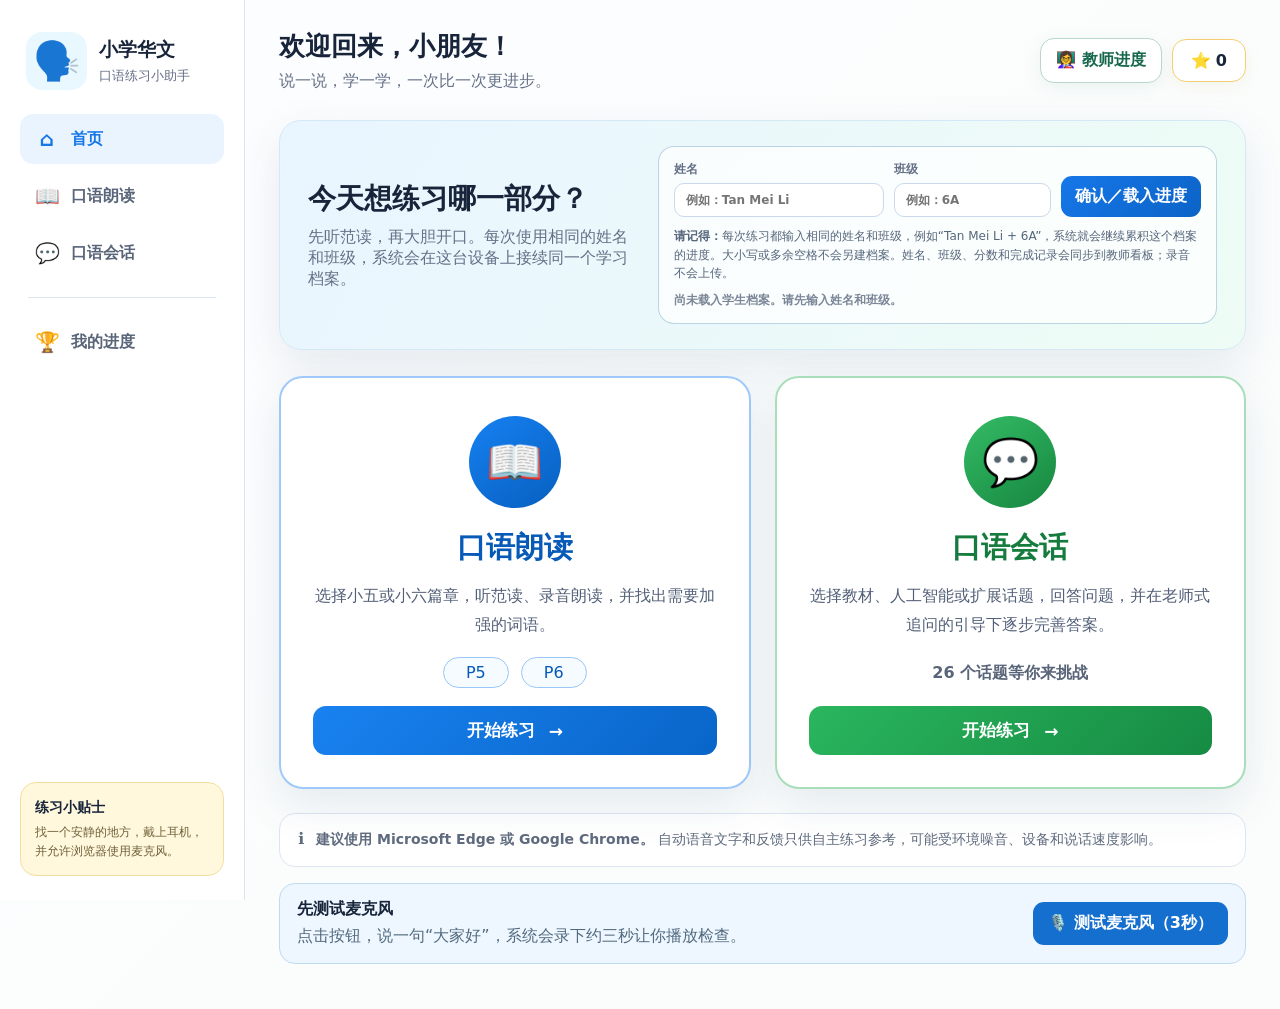
<file: index.html>
<!doctype html>
<html lang="zh-SG">
<head>
  <meta charset="UTF-8" />
  <meta name="viewport" content="width=device-width, initial-scale=1.0" />
  <meta name="theme-color" content="#1677e8" />
  <meta name="description" content="适合小五、小六学生的华文朗读与口语会话自主练习应用。" />
  <title>华文口语练习小助手</title>
  <link rel="stylesheet" href="styles.css?v=8" />
</head>
<body>
  <div id="app" class="app-shell">
    <aside class="sidebar" aria-label="主要选单">
      <button class="brand" data-nav="home" aria-label="回到首页">
        <span class="brand-mascot">🗣️</span>
        <span><strong>小学华文</strong><small>口语练习小助手</small></span>
      </button>
      <nav class="side-nav">
        <button class="nav-item active" data-nav="home"><span>⌂</span>首页</button>
        <button class="nav-item" data-nav="reading"><span>📖</span>口语朗读</button>
        <button class="nav-item" data-nav="conversation"><span>💬</span>口语会话</button>
        <div class="nav-divider"></div>
        <button class="nav-item" data-nav="progress"><span>🏆</span>我的进度</button>
      </nav>
      <div class="sidebar-note"><strong>练习小贴士</strong><p>找一个安静的地方，戴上耳机，并允许浏览器使用麦克风。</p></div>
    </aside>

    <main class="main-content">
      <header class="topbar">
        <button id="mobileMenu" class="mobile-menu" aria-label="打开选单">☰</button>
        <div><p id="greeting" class="greeting">欢迎回来，小朋友！</p><p class="subtitle">说一说，学一学，一次比一次更进步。</p></div>
        <div class="topbar-actions">
          <button id="openTeacherDashboard" class="teacher-dashboard-trigger" type="button" aria-haspopup="dialog" aria-controls="teacherDashboardModal">👩‍🏫 教师进度</button>
          <div class="star-box" title="完成一次练习可获得星星">⭐ <strong id="starCount">0</strong></div>
        </div>
      </header>

      <section id="homeView" class="view active-view">
        <div class="hero-strip">
          <div><h1>今天想练习哪一部分？</h1><p>先听范读，再大胆开口。每次使用相同的姓名和班级，系统会在这台设备上接续同一个学习档案。</p></div>
          <div class="student-profile-panel">
            <div class="student-fields">
              <label>姓名<input id="studentName" maxlength="30" autocomplete="off" placeholder="例如：Tan Mei Li" /></label>
              <label>班级<input id="studentClass" maxlength="20" autocomplete="off" placeholder="例如：6A" /></label>
              <button id="activateProfileBtn" class="profile-btn">确认／载入进度</button>
            </div>
            <p class="profile-reminder"><strong>请记得：</strong>每次练习都输入相同的姓名和班级，例如“Tan Mei Li + 6A”，系统就会继续累积这个档案的进度。大小写或多余空格不会另建档案。姓名、班级、分数和完成记录会同步到教师看板；录音不会上传。</p>
            <div id="savedProfileRow" class="saved-profile-row hidden"><label>这台设备已有的档案<select id="savedProfileSelect" aria-label="选择已有学生档案"></select></label><button id="loadSavedProfileBtn" class="outline-btn">载入已有档案</button></div>
            <p id="activeProfileStatus" class="active-profile-status">尚未载入学生档案。</p>
          </div>
        </div>

        <div class="mode-grid">
          <article class="mode-card reading-card"><div class="mode-icon">📖</div><h2>口语朗读</h2><p>选择小五或小六篇章，听范读、录音朗读，并找出需要加强的词语。</p><div class="grade-pills"><span>P5</span><span>P6</span></div><button class="primary-btn blue" data-nav="reading">开始练习 <span>→</span></button></article>
          <article class="mode-card conversation-card"><div class="mode-icon">💬</div><h2>口语会话</h2><p>选择教材、人工智能或扩展话题，回答问题，并在老师式追问的引导下逐步完善答案。</p><div id="topicCountHome" class="topic-count">26 个话题等你来挑战</div><button class="primary-btn green" data-nav="conversation">开始练习 <span>→</span></button></article>
        </div>

        <div class="compatibility-note"><span>ℹ️</span><p><strong>建议使用 Microsoft Edge 或 Google Chrome。</strong> 自动语音文字和反馈只供自主练习参考，可能受环境噪音、设备和说话速度影响。</p></div>
        <div class="mic-test-card">
          <div><strong>先测试麦克风</strong><p id="micTestStatus">点击按钮，说一句“大家好”，系统会录下约三秒让你播放检查。</p></div>
          <div class="mic-test-actions"><button id="micTestBtn" class="mic-test-btn">🎙️ 测试麦克风（3秒）</button><audio id="micTestPlayback" controls hidden></audio></div>
        </div>
      </section>

      <section id="readingView" class="view">
        <div class="section-head blue-head"><div><button class="back-link" data-nav="home">←</button><span>口语朗读</span></div><div class="segmented" role="group" aria-label="选择年级"><button class="grade-btn active" data-grade="P5">P5</button><button class="grade-btn" data-grade="P6">P6</button></div></div>
        <div class="reading-layout">
          <aside class="passage-list-panel"><div class="list-heading"><strong id="passageListTitle">P5 朗读篇章</strong><span id="passageProgress">0 / 10</span></div><div id="passageList" class="passage-list"></div></aside>
          <div class="practice-column">
            <article class="practice-card passage-card"><div class="card-title-row"><div><span class="small-label">短文朗读</span><h2 id="passageTitle"></h2></div><button id="playModelReading" class="outline-btn model-reading-btn">🔊 播放范读</button></div><div id="passageText" class="passage-text" aria-live="polite"></div><div id="targetWordChips" class="target-word-chips" aria-label="本篇重点词语"></div><div class="target-legend"><span class="dot blue-dot"></span>蓝色词语是本篇的重点词语。录音后，绿色表示已识别，红色表示可能漏读或发音不够清楚。</div><div id="modelReadingStatus" class="playback-status"><span class="status-bars"><i></i><i></i><i></i></span><span>点击“播放范读”听完整篇章。</span></div></article>
            <article id="readingRecordingCard" class="practice-card recording-card reading-recording-card"><div class="recording-main-copy"><span class="small-label">朗读录音</span><h3 id="readingRecordStatus">点击“开始录音”朗读篇章</h3><div class="recording-time-row"><span id="readingLiveDot" class="live-dot"></span><strong id="readingTimer">00:00</strong><span>录音时会显示红点和计时</span></div><p class="recording-guidance">第一次使用时，请在浏览器提示中选择“允许麦克风”。</p></div><button id="readingRecordBtn" class="mic-btn blue-mic labelled-mic" aria-label="开始或停止朗读录音"><span class="mic-symbol">🎙️</span><span id="readingRecordBtnLabel">开始录音</span></button><audio id="readingPlayback" controls hidden></audio><div class="reading-transcript-panel"><div class="transcript-heading"><div><strong>系统识别到的朗读文字</strong><p>系统会把录音转成文字，用来检查重点词语。若有错字，可在录音后修正。</p></div><span id="readingRecognitionState" class="recognition-state">等待录音</span></div><textarea id="readingTranscriptEditor" class="transcript-editor" placeholder="录音时，系统识别到的文字会显示在这里。"></textarea><div class="transcript-action-row"><span id="readingRecognitionHint" class="transcript-help">录音结束后会自动检查；没有文字时也会说明下一步。</span><button id="analyseReadingTextBtn" class="small-action-btn primary-analysis">查看朗读反馈</button></div></div></article>
            <article id="readingFeedback" class="practice-card feedback-card hidden"><div class="feedback-title"><div><span class="small-label">发音反馈</span><h3>重点词语检查</h3></div><div id="readingScore" class="score-ring">--</div></div><div id="readingTranscript" class="transcript-box"></div><div id="wordFeedbackList" class="word-feedback-list"></div><div id="readingOverall" class="overall-tip"></div></article>
            <div class="bottom-actions"><button id="prevPassage" class="secondary-btn">上一篇</button><button id="nextPassage" class="primary-btn blue">下一篇</button></div>
          </div>
        </div>
      </section>

      <section id="conversationView" class="view">
        <div class="section-head green-head"><div><button class="back-link" data-nav="home">←</button><span>口语会话</span></div><span id="topicCounter">话题 1 / 26</span></div>
        <div class="topic-picker-panel"><label for="topicSelect"><strong>选择会话话题</strong><span>每个题目都有不同重点，避免重复练习同一内容。</span></label><select id="topicSelect" aria-label="选择会话话题"></select><span id="topicCompletionHint" class="topic-completion-hint"></span></div>
        <div class="conversation-layout">
          <div class="conversation-main">
            <article class="practice-card topic-card">
              <span class="small-label green-text">会话话题</span><h2 id="topicTitle"></h2><p id="topicScenario" class="topic-scenario"></p><div class="topic-focus"><strong>本题重点：</strong><span id="topicFocus"></span></div>
              <div class="conversation-instruction"><strong>模拟口试流程</strong><span>点击问题听题 → 回答并录音 → 完成后进入下一题。系统会在所有问题回答完毕后，提供整体反馈。</span></div>
              <div id="topicQuestionList" class="question-list question-practice-list"></div>
              <div class="trees-guide" aria-label="五步口语法"><div class="trees-guide-head"><strong>五步口语法</strong><span>根据题目选择合适的步骤，不必每次把五项都说完。</span></div><div class="trees-grid"><div><b>看法</b><span>清楚说明你的看法或感受</span><em>我认为……／我觉得……</em></div><div><b>原因</b><span>说明为什么会有这个看法</span><em>因为……所以……</em></div><div><b>解释</b><span>深入说明影响、结果或道理</span><em>如果大家都……就会……</em></div><div><b>经历</b><span>分享亲身经历或具体例子</span><em>记得有一次……／我曾经看过……</em></div><div><b>建议</b><span>提出可行的做法或行动</span><em>我建议……／如果我是他，我会……</em></div></div></div>
              <div id="scaffoldBox" class="scaffold-box"><strong>💡 当前提示</strong><p id="scaffoldText">先听清楚问题，再直接回答。</p><button id="newPromptBtn" class="text-btn">换一个提示</button></div>
              <div id="sampleLockedMessage" class="sample-locked-message">🔒 完成三道问题后，才会开放完整参考答案。</div><details id="sampleAnswerDetails" class="sample-answer hidden"><summary>最后一步：查看完整参考答案</summary><div class="sample-audio-row"><button id="sampleAnswerAudioBtn" class="sample-audio-btn">🔊 播放完整参考答案</button><span id="sampleAudioStatus">可随时点击停止。先比较内容，再用自己的语言重练。</span></div><div id="sampleAnswerText" class="sample-answer-text"></div><small>参考答案根据教材内容整理，只提供思路。请用自己的经历和语言来回答，不必背诵。</small></details>
            </article>
          </div>
          <aside class="conversation-side"><article id="conversationFeedback" class="practice-card feedback-card"><span class="small-label green-text">逐题口语反馈</span><h3>系统会按题目和你的回答，选出最有用的改进方向</h3><div id="conversationProgressSummary" class="conversation-progress-summary">尚未开始回答。</div><button id="feedbackAudioBtn" class="feedback-audio-btn hidden">🔊 朗读全部反馈</button><div id="questionFeedbackList" class="question-feedback-list"></div><div id="rubricFeedback" class="rubric-list hidden"></div><div id="sampleInsightBox" class="sample-insight-box hidden"></div><div id="conversationOverall" class="overall-tip neutral hidden"></div><div id="teacherCoach" class="teacher-coach hidden"></div></article></aside>
        </div>
        <div class="bottom-actions conversation-actions"><button id="prevTopic" class="secondary-btn">上一题</button><button id="nextTopic" class="primary-btn green">下一题</button></div>
      </section>

      <section id="progressView" class="view"><div class="section-head gold-head"><div><button class="back-link" data-nav="home">←</button><span>我的进度</span></div><span id="progressProfileLabel">尚未载入档案</span></div><div class="progress-grid"><article class="progress-card"><span>⭐</span><strong id="progressStars">0</strong><p>累计星星</p></article><article class="progress-card"><span>📖</span><strong id="progressReading">0</strong><p>完成朗读</p></article><article class="progress-card"><span>💬</span><strong id="progressConversation">0</strong><p>完成会话</p></article></div><article class="practice-card progress-detail"><h2>练习记录</h2><div id="progressHistory" class="history-list"></div><button id="resetProgress" class="danger-link">清除这台设备上的练习记录</button></article></section>
    </main>
  </div>

  <div id="teacherDashboardModal" class="teacher-dashboard-modal hidden" role="dialog" aria-modal="true" aria-labelledby="teacherDashboardTitle" aria-hidden="true">
    <button class="teacher-dashboard-backdrop" data-close-teacher-dashboard aria-label="关闭教师进度看板"></button>
    <section class="teacher-dashboard-panel">
      <header class="teacher-dashboard-header">
        <div>
          <h2 id="teacherDashboardTitle">教师进度</h2>
          <p>查看学生的朗读与口语练习进度。学生只要继续使用相同的姓名和班级，记录就会累积。</p>
        </div>
        <button id="closeTeacherDashboard" class="teacher-dashboard-close" type="button" aria-label="关闭">×</button>
      </header>

      <div id="teacherDashboardLogin" class="teacher-dashboard-login">
        <label for="teacherDashboardCode">教师代码</label>
        <div class="teacher-code-row">
          <input id="teacherDashboardCode" type="password" autocomplete="current-password" placeholder="输入教师代码" />
          <button id="loadTeacherDashboard" type="button">查看进度</button>
        </div>
        <p id="teacherDashboardLoginMessage">教师代码只保存在这个浏览器会话中。</p>
      </div>

      <div id="teacherDashboardContent" class="teacher-dashboard-content hidden">
        <div class="teacher-dashboard-toolbar">
          <div class="teacher-dashboard-search">
            <input id="teacherDashboardSearch" type="search" placeholder="搜索姓名或班级" aria-label="搜索姓名或班级" />
            <select id="teacherDashboardClassFilter" aria-label="筛选班级"><option value="">所有班级</option></select>
          </div>
          <div class="teacher-dashboard-actions">
            <button id="refreshTeacherDashboard" type="button">↻ 刷新</button>
            <button id="exportTeacherDashboard" type="button">⇩ 导出学生进度</button>
          </div>
        </div>
        <div class="teacher-dashboard-meta">
          <span id="teacherDashboardCount">0 名学生</span>
          <span id="teacherDashboardUpdated">尚未更新</span>
        </div>
        <div id="teacherDashboardNotice" class="teacher-dashboard-notice hidden"></div>
        <div class="teacher-dashboard-table-wrap">
          <table class="teacher-dashboard-table">
            <thead><tr><th>姓名</th><th>班级</th><th>朗读进度</th><th>口语进度</th><th>最近成绩</th><th>最后学习</th><th></th></tr></thead>
            <tbody id="teacherDashboardRows"></tbody>
          </table>
          <div id="teacherDashboardEmpty" class="teacher-dashboard-empty hidden">暂时没有学生进度。</div>
        </div>
        <section id="teacherStudentDetail" class="teacher-student-detail hidden">
          <div class="teacher-detail-head"><div><span>学生详情</span><h3 id="teacherStudentName"></h3></div><button id="closeTeacherStudentDetail" type="button">关闭详情</button></div>
          <div id="teacherStudentStats" class="teacher-student-stats"></div>
          <div id="teacherStudentHistory" class="teacher-student-history"></div>
        </section>
      </div>
    </section>
  </div>

  <div id="toast" class="toast" role="status" aria-live="polite"></div>
  <script src="data.js?v=8"></script>
  <script src="app.js?v=8"></script>
</body>
</html>
</file>
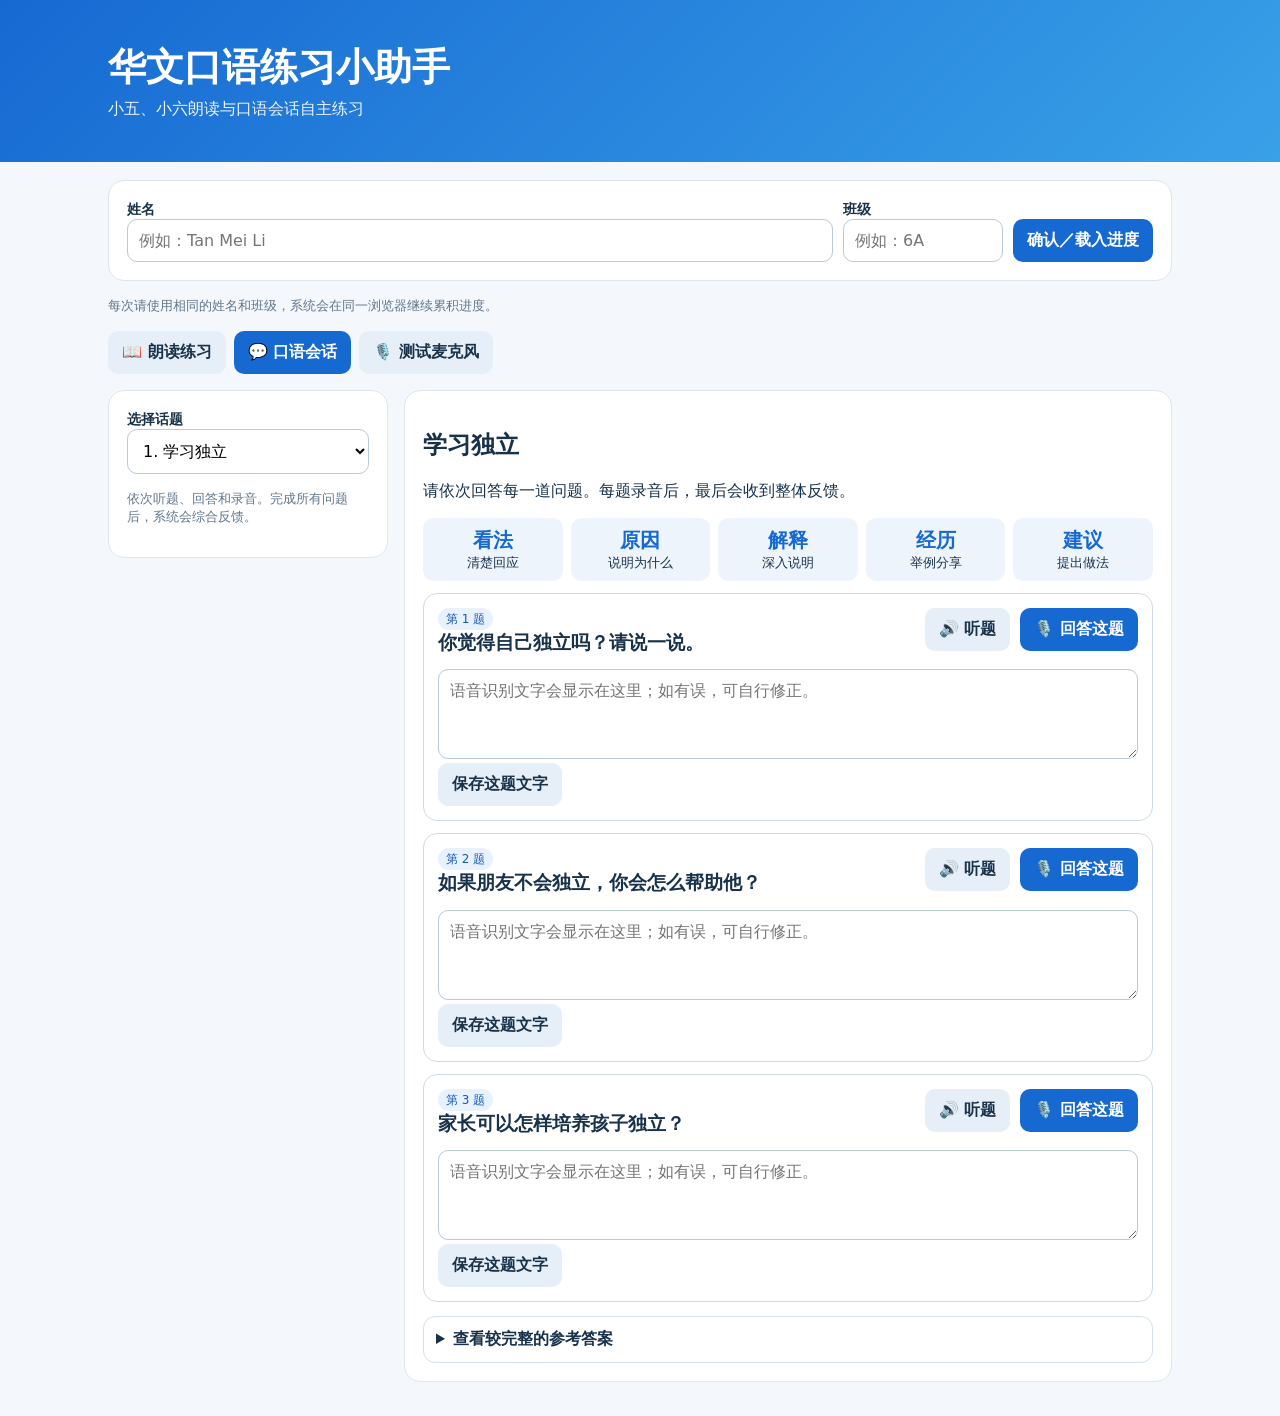
<file: chinese-oral-site/index.html>
<!doctype html>
<html lang="zh-SG">
<head>
<meta charset="utf-8"><meta name="viewport" content="width=device-width,initial-scale=1">
<title>华文口语练习小助手</title>
<style>
:root{--b:#1769d2;--bg:#f4f8fd;--card:#fff;--text:#18324a;--muted:#60758a;--ok:#138a55;--warn:#c56b00;--bad:#c43d4b}*{box-sizing:border-box}body{margin:0;font-family:system-ui,-apple-system,"Microsoft YaHei","PingFang SC",sans-serif;background:var(--bg);color:var(--text)}header{background:linear-gradient(135deg,#1769d2,#39a1e8);color:#fff;padding:24px}header h1{margin:0 0 6px;font-size:clamp(25px,4vw,38px)}header p{margin:0;opacity:.92}.wrap{max-width:1100px;margin:auto;padding:18px}.card{background:var(--card);border:1px solid #dce6ef;border-radius:16px;padding:18px;margin-bottom:16px;box-shadow:0 5px 18px #1232 0}.profile{display:grid;grid-template-columns:1fr 160px auto;gap:10px;align-items:end}label{font-weight:700;font-size:14px}input,select,textarea,button{font:inherit}input,select,textarea{width:100%;border:1px solid #b8c9d8;border-radius:10px;padding:11px;background:#fff}textarea{min-height:90px;resize:vertical}button{border:0;border-radius:10px;padding:11px 14px;font-weight:750;cursor:pointer;background:#e6eef7;color:var(--text)}button.primary{background:var(--b);color:#fff}button.danger{background:#fff0f1;color:var(--bad)}button:disabled{opacity:.45;cursor:not-allowed}.tabs{display:flex;gap:8px;margin:16px 0}.tabs button.active{background:var(--b);color:#fff}.hidden{display:none!important}.grid{display:grid;grid-template-columns:280px 1fr;gap:16px}.side{position:sticky;top:12px;align-self:start}.passage{font-size:22px;line-height:2.05;background:#f8fbfe;border-radius:12px;padding:18px}.row{display:flex;gap:10px;flex-wrap:wrap;align-items:center}.status{padding:10px 12px;background:#eef6ff;border-radius:10px;margin:10px 0;color:#255274}.qcard{border:1px solid #cddbe7;border-radius:14px;padding:14px;margin:12px 0}.qcard.active{border:2px solid var(--b);background:#f5faff}.qhead{display:flex;gap:10px;justify-content:space-between;align-items:flex-start}.qtext{font-size:19px;font-weight:800;line-height:1.55}.badge{font-size:12px;background:#e8f2ff;color:#145ab0;border-radius:999px;padding:4px 8px;white-space:nowrap}.recording{background:#d9364f!important;color:#fff!important}.answerbox{margin-top:12px}.feedback{border-left:5px solid var(--b);background:#f4f8fc;border-radius:10px;padding:12px;margin-top:12px}.feedback.ok{border-color:var(--ok)}.feedback.warn{border-color:var(--warn)}.feedback.bad{border-color:var(--bad)}.model{display:grid;grid-template-columns:repeat(5,1fr);gap:8px;margin:12px 0}.model div{background:#eef4fb;border-radius:10px;padding:9px;text-align:center;font-size:13px}.model b{display:block;font-size:20px;color:var(--b)}details{border:1px solid #d3e0ea;border-radius:12px;padding:12px;margin-top:14px}summary{font-weight:800;cursor:pointer}.sample{white-space:pre-line;line-height:1.75}.small{font-size:13px;color:var(--muted)}.overall h3{margin-top:0}.progress{font-weight:800;color:var(--ok)}audio{width:100%;margin-top:8px}@media(max-width:760px){.profile,.grid{grid-template-columns:1fr}.side{position:static}.model{grid-template-columns:1fr 1fr}.qhead{display:block}.qhead .row{margin-top:8px}}
</style>
</head>
<body>
<header><div class="wrap"><h1>华文口语练习小助手</h1><p>小五、小六朗读与口语会话自主练习</p></div></header>
<main class="wrap">
<section class="card profile"><div><label>姓名</label><input id="name" placeholder="例如：Tan Mei Li"></div><div><label>班级</label><input id="className" placeholder="例如：6A"></div><button id="saveProfile" class="primary">确认／载入进度</button></section>
<p id="profileNote" class="small">每次请使用相同的姓名和班级，系统会在同一浏览器继续累积进度。</p>
<div class="tabs"><button data-tab="reading">📖 朗读练习</button><button data-tab="oral" class="active">💬 口语会话</button><button id="micTest">🎙️ 测试麦克风</button></div>
<section id="reading" class="hidden">
<div class="grid"><aside class="card side"><label>年级</label><select id="grade"><option>P5</option><option>P6</option></select><label>篇章</label><select id="passageSelect"></select><p class="small">点击范读可播放或停止；录音后可听回。</p></aside><div class="card"><h2 id="passageTitle"></h2><div id="passageText" class="passage"></div><div class="row" style="margin-top:14px"><button id="readAloud">🔊 播放范读</button><button id="readRecord" class="primary">🎙️ 开始录音</button></div><div id="readStatus" class="status">准备好后开始朗读。</div><audio id="readAudio" controls class="hidden"></audio><textarea id="readTranscript" placeholder="语音识别文字会显示在这里，也可以自行修正。"></textarea><button id="readFeedback">检查朗读反馈</button><div id="readResult"></div></div></div>
</section>
<section id="oral">
<div class="grid"><aside class="card side"><label>选择话题</label><select id="topicSelect"></select><p id="topicProgress" class="progress"></p><p class="small">依次听题、回答和录音。完成所有问题后，系统会综合反馈。</p></aside><div><div class="card"><h2 id="topicTitle"></h2><p id="topicIntro"></p><div class="model"><div><b>看法</b>清楚回应</div><div><b>原因</b>说明为什么</div><div><b>解释</b>深入说明</div><div><b>经历</b>举例分享</div><div><b>建议</b>提出做法</div></div><div id="questions"></div><details><summary>查看较完整的参考答案</summary><div class="row" style="margin:10px 0"><button id="sampleAudio">🔊 听参考答案</button></div><div id="sample" class="sample"></div></details></div><div id="overall" class="card overall hidden"></div></div></div>
</section>
</main><div id="toast" style="position:fixed;right:18px;bottom:18px;background:#17324c;color:#fff;padding:12px 16px;border-radius:10px;display:none"></div>
<script>
const R={P5:[{t:'一次有意义的露营',x:'学校假期里，我参加了童军露营。出发前，老师提醒我们准备手电筒、睡袋和防蚊用品，也不要单独离开营地。晚上，我们围着营火分享故事。虽然天气炎热，大家仍互相帮助。我从这次活动中学会了独立，也明白团队合作的重要。'},{t:'诚实的选择',x:'放学后，我在小贩中心发现一个钱包。虽然四周没有人，我没有把它占为己有，而是交给服务台。失主回来认领时十分感激。我也感到很高兴，因为诚实不但能帮助别人，也让自己问心无愧。'}],P6:[{t:'善用人工智能学习',x:'人工智能可以帮助我们整理资料、解释难题和提供练习建议。不过，我们不能直接抄写答案，也要检查资料是否准确。使用人工智能时，我们不应该输入姓名、地址或密码等个人资料。只有保持思考和判断，人工智能才能成为有用的学习助手。'},{t:'丰富的校园生活',x:'校园不只是上课的地方，也是我们培养兴趣、结交朋友和服务社会的舞台。参加课外活动能学习新技能，社区服务能培养责任感，学校庆祝活动则让我们认识不同文化。丰富的校园生活使我们更有自信，也学会与人合作。'}]};
const T=[
['学习独立',['你觉得自己独立吗？请说一说。','如果朋友不会独立，你会怎么帮助他？','家长可以怎样培养孩子独立？'],'独立能减轻父母负担，也能培养责任感。我会自己整理书包、安排时间、完成作业和做简单家务。朋友如果过分依赖别人，我会先鼓励他从一件小事开始，例如每天收拾房间。家长可以给予孩子适当任务，让他们尝试解决问题，而不是事事代劳。'],
['正直与诚实',['请分享一件你做过的诚实的事。','父母怎样教导孩子诚实？','学校可以怎样培养诚实品德？'],'有一次老师把我的分数算高了，我主动说明并请老师改正。我认为诚实能得到别人的信任。父母应以身作则，孩子犯错时也要鼓励他说实话。学校可以分享真实故事、表扬诚实行为，并通过角色扮演让学生思考正确选择。'],
['补习与自主学习',['你认为参加补习课有帮助吗？','什么情况下你会建议同学补习？','学生怎样培养自主学习？'],'补习是否有帮助要看学生的需要。基础较弱或缺少指导的学生可能从补习中得到帮助，但学习能力较强的学生可以先专心上课、及时提问和定期温习。最重要的是建立时间表，主动找出不明白的地方，并选择适合自己的学习方法。'],
['减少食物浪费',['你看过哪些浪费食物的行为？','我们怎样减少食物浪费？','学校可以做什么？'],'我看过有人点太多食物，吃不完就倒掉。我们应该按食量购买，吃不完可以打包，也可以要求少饭少面。学校可通过海报、食物垃圾统计和珍惜食物活动，让学生了解每份食物都需要许多人的劳动。'],
['运动与健康',['你平时做什么运动？','怎样鼓励不爱运动的同学？','社会如何鼓励人们运动？'],'我每周跑步和打羽毛球。运动能强身健体，也能帮助我放松和减轻压力。我会邀请不爱运动的同学从简单活动开始。学校和社区可以举办有趣的亲子运动、步行挑战和球类活动，让运动成为生活习惯。'],
['培养阅读习惯',['你喜欢阅读吗？有什么好处？','学校怎样鼓励阅读？','你会推荐哪类书？'],'阅读能增加知识、提升语文能力，也能让我们放松。学校可安排固定阅读时间、好书分享、角色扮演和阅读比赛。选择书籍时可以从兴趣出发，再逐渐接触不同题材。'],
['关怀家人',['家人怎样关心你？','家人不开心时你会怎么做？','家人之间怎样互相关怀？'],'家人会关心我的学习和健康，我感到幸福。家人不开心时，我会先聆听，再陪伴或帮忙解决问题。我们也可以分担家务、主动问候、一起用餐，让彼此感受到关心。'],
['家庭凝聚力',['你和家人常进行什么活动？','社区可举办什么家庭活动？','为什么家庭凝聚力重要？'],'我们会一起吃晚餐、运动和探望祖父母。这些活动增加沟通和共同回忆。社区可举办亲子烹饪、家庭运动会和三代同堂活动。关系紧密的家庭能在遇到困难时互相支持。'],
['学习之旅',['分享一次学习之旅和收获。','参加学习之旅要注意什么？','学校还能举办什么学习之旅？'],'我参加过植物园学习之旅，用平板记录不同植物。这让我学到课室外的知识。外出时要注意安全、守秩序和保持环境清洁。学校也可按学科安排博物馆、超市或文化区学习活动。'],
['种族和谐日',['学校怎样庆祝种族和谐日？','你从活动中学到什么？','我们怎样尊重不同文化？'],'学校通过传统服装、美食、音乐和游戏介绍不同文化。我学会尊重差异，也明白和谐需要包容和沟通。与不同种族相处时，要避免取笑他人的语言、宗教和习俗，并主动了解彼此。'],
['爱护学校环境',['学生怎样爱护校园？','看到同学破坏环境时怎么办？','学校可以举办什么活动？'],'我们不乱丢垃圾、不破坏公物，并主动保持课室整洁。看到不当行为时，我会礼貌劝阻，必要时告诉老师。学校可举办清洁班级比赛、环保宣传和校园服务活动。'],
['课外辅助活动',['你参加什么课外活动？有什么收获？','有人认为课外活动浪费时间，你怎么看？','怎样平衡课业与活动？'],'课外活动让我学习技能、结交朋友和培养团队精神。它不会必然影响成绩，关键是合理安排时间。我会先完成重要任务，再参加训练，并在考试前调整时间。'],
['公德心',['分享一个没有公德心的行为。','你看到时会怎么做？','家长和学校怎样培养公德心？'],'乱丢垃圾、插队和制造噪音都会影响别人。我会先礼貌提醒，若情况严重则寻求大人协助。家长和老师应以身作则，并让学生理解行为对社会的影响。'],
['为他人着想',['分享一件为他人着想的事。','你看过什么自私行为？','学校怎样鼓励体贴他人？'],'我曾在拥挤的食阁移开书包，让别人有座位。为他人着想就是先考虑自己的行为会不会造成不便。学校可通过主题周、榜样分享和服务活动，让学生把体贴化为行动。'],
['公共场所礼仪',['你看过什么不良公共行为？','同学在校门口大吵时怎么办？','为什么要注意公共行为？'],'公共场所大声喧哗、插队或乱丢垃圾会干扰别人。我会礼貌提醒同学，因为穿着校服时也代表学校。良好礼仪能让共享空间更安全、更舒适。'],
['多元文化社会',['新加坡如何体现多元文化？','不同群体怎样和谐相处？','青少年可以做什么？'],'我国有不同语言、节日、宗教场所和文化活动。和谐不是只有庆祝一天，而是日常互相尊重、沟通和帮助。青少年可以学习基本问候语、参加跨文化活动，并避免传播刻板印象。'],
['金钱管理',['你怎样管理零用钱？','怎样分辨需要和想要？','为什么储蓄重要？'],'我会先记录开支，把一部分零用钱储蓄起来，再决定可以花多少。购买前要问自己是否真正需要。储蓄能帮助我们应付紧急情况和实现较大的目标，也培养自律。'],
['假期生活',['你会怎样安排假期？','怎样让假期充实而不过度忙碌？','你想学习什么新技能？'],'我会安排阅读、运动、学习新技能、陪伴家人和适当休息。计划要有弹性，不必把每一天排满。我想学习绘画，也会参加社区服务，让假期既快乐又有意义。'],
['时间管理',['你怎样安排每天的时间？','怎样避免拖延？','计划改变时怎么办？'],'我会列出任务并先完成重要的功课，同时安排休息。避免拖延的方法是把大任务分成小步骤并马上开始。遇到突发情况时，我会调整时间表，而不是放弃计划。'],
['丰富的校园生活',['你的校园生活丰富吗？','哪些活动让你成长？','学校还可增加什么活动？'],'校园活动让我培养兴趣、合作能力和责任感。课外活动、社区服务、节日庆祝和学科比赛都有不同收获。学校还可增加学生策划的兴趣活动，让更多同学参与。'],
['人工智能与学习',['你怎样使用人工智能学习？','使用人工智能有什么好处和风险？','学生应遵守什么原则？'],'人工智能可以解释概念、提供练习和帮助整理想法，但答案可能不准确。学生必须核对资料、保护个人信息，并用自己的语言表达。我们应该让人工智能支持思考，而不是代替思考。'],
['负责任使用手机',['手机怎样帮助学习？','过度使用手机有什么影响？','你会怎样自我管理？'],'手机可以查资料、拍摄学习记录和联系家人，但过度使用会影响睡眠、专注和面对面交流。我会设定使用时间，做功课时关闭通知，也不会在不适当的场合玩手机。'],
['网络安全',['怎样保护个人资料？','收到陌生链接怎么办？','发现网络欺凌时怎么做？'],'我不会公开密码、地址或学校资料，也会使用较强密码。陌生链接不随便点击，要先请教大人。遇到网络欺凌时，应保存证据、停止回应并向可信任的大人求助。'],
['关爱乐龄人士',['乐龄人士可能面对什么困难？','你可以怎样帮助？','社区可以做什么？'],'一些老人行动较慢、感到孤单或不熟悉科技。我们可以让座、耐心沟通、协助使用手机和定期探访。社区可举办跨代活动和数码学习班。'],
['环保生活',['怎样减少一次性用品？','学校和家庭可以怎样环保？','为什么个人行动有意义？'],'我会自带水瓶、餐盒和购物袋，减少一次性用品。学校可设置分类回收和环保挑战，家庭则可节约水电。一个人的行动看似微小，但许多人坚持就能产生明显影响。'],
['面对挫折与压力',['你怎样面对失败？','考试压力大时怎么办？','怎样帮助焦虑的同学？'],'失败能让我们发现不足。我会先冷静，分析问题，再制定小目标。压力大时要适当休息、运动并向家人老师求助。帮助同学时应先聆听，不取笑，也鼓励他寻找可靠支持。']
].map((x,i)=>({title:x[0],questions:x[1],sample:x[2],intro:'请依次回答每一道问题。每题录音后，最后会收到整体反馈。'}));
let profile=null,topic=0,answers=[],media=null,chunks=[],stream=null,recQ=-1,recognition=null,speaking='';
const $=s=>document.querySelector(s),$$=s=>[...document.querySelectorAll(s)];
function toast(x){let t=$('#toast');t.textContent=x;t.style.display='block';clearTimeout(t._);t._=setTimeout(()=>t.style.display='none',2600)}
function key(){return ((profile?.name||'')+'::'+(profile?.cls||'')).trim().toLowerCase()}
function save(){if(profile)localStorage.setItem('oral:'+key(),JSON.stringify(profile))}
function loadProfile(){let n=$('#name').value.trim(),c=$('#className').value.trim();if(!n||!c)return toast('请输入姓名和班级。');let k=(n+'::'+c).toLowerCase(),old=JSON.parse(localStorage.getItem('oral:'+k)||'null');profile=old||{name:n,cls:c,topics:[],reading:[]};profile.name=n;profile.cls=c;save();$('#profileNote').textContent=`当前档案：${n}（${c}）。下次使用相同姓名和班级会继续累积进度。`;renderTopic();toast(old?'已载入累计进度。':'已建立学生档案。')}
function speak(text,id){if(!('speechSynthesis'in window))return toast('浏览器不支持语音播放。');if(speaking===id){speechSynthesis.cancel();speaking='';renderTopic();return}speechSynthesis.cancel();speaking=id;let u=new SpeechSynthesisUtterance(text);u.lang='zh-SG';u.rate=.82;u.onend=u.onerror=()=>{speaking='';renderTopic()};speechSynthesis.speak(u);renderTopic()}
async function getMic(){try{return await navigator.mediaDevices.getUserMedia({audio:true})}catch(e){toast(e.name==='NotAllowedError'?'麦克风权限被阻止。请在地址栏旁允许麦克风后刷新。':'无法使用麦克风：'+e.message);throw e}}
async function testMic(){try{let s=await getMic();toast('麦克风可用。');setTimeout(()=>s.getTracks().forEach(t=>t.stop()),1000)}catch{}}
function startRecognition(i){let SR=window.SpeechRecognition||window.webkitSpeechRecognition;if(!SR)return;recognition=new SR();recognition.lang='zh-SG';recognition.continuous=true;recognition.interimResults=true;recognition.onresult=e=>{let x='';for(let j=e.resultIndex;j<e.results.length;j++)if(e.results[j].isFinal)x+=e.results[j][0].transcript;answers[i].text+=(x?' '+x:'');let ta=document.querySelector(`[data-text="${i}"]`);if(ta)ta.value=answers[i].text.trim()};try{recognition.start()}catch{}}
async function toggleRecord(i,type='oral'){if(media&&media.state==='recording'){stopRecord();return}try{stream=await getMic();chunks=[];recQ=i;media=new MediaRecorder(stream);media.ondataavailable=e=>{if(e.data.size)chunks.push(e.data)};media.onstop=()=>{let blob=new Blob(chunks,{type:media.mimeType||'audio/webm'}),url=URL.createObjectURL(blob);if(type==='oral'){answers[i].audio=url;answers[i].done=true}else{$('#readAudio').src=url;$('#readAudio').classList.remove('hidden')}stream?.getTracks().forEach(t=>t.stop());stream=null;recQ=-1;renderTopic();};media.start();if(type==='oral')startRecognition(i);else startReadRecognition();renderTopic();toast('正在录音，完成后再按一次停止。')}catch{}}
function stopRecord(){try{recognition?.stop()}catch{}recognition=null;if(media?.state==='recording')media.stop()}
function startReadRecognition(){let SR=window.SpeechRecognition||window.webkitSpeechRecognition;if(!SR)return;recognition=new SR();recognition.lang='zh-SG';recognition.continuous=true;recognition.onresult=e=>{for(let j=e.resultIndex;j<e.results.length;j++)if(e.results[j].isFinal)$('#readTranscript').value+=' '+e.results[j][0].transcript};try{recognition.start()}catch{}}
function renderTopic(){let t=T[topic];$('#topicSelect').innerHTML=T.map((x,i)=>`<option value="${i}" ${i===topic?'selected':''}>${profile?.topics?.includes(i)?'✓ ':''}${i+1}. ${x.title}</option>`).join('');$('#topicTitle').textContent=t.title;$('#topicIntro').textContent=t.intro;$('#sample').textContent=t.sample;$('#sampleAudio').textContent=speaking==='sample'?'⏹ 停止朗读':'🔊 听参考答案';$('#topicProgress').textContent=profile?`已完成 ${profile.topics.length} / ${T.length} 个话题`:'';if(answers.length!==t.questions.length)answers=t.questions.map(()=>({text:'',audio:'',done:false}));$('#questions').innerHTML=t.questions.map((q,i)=>`<div class="qcard ${recQ===i?'active':''}"><div class="qhead"><div><span class="badge">第 ${i+1} 题</span><div class="qtext">${q}</div></div><div class="row"><button data-listen="${i}">${speaking==='q'+i?'⏹ 停止':'🔊 听题'}</button><button class="primary ${recQ===i?'recording':''}" data-rec="${i}">${recQ===i?'⏹ 停止录音':'🎙️ 回答这题'}</button></div></div><div class="answerbox"><textarea data-text="${i}" placeholder="语音识别文字会显示在这里；如有误，可自行修正。">${answers[i].text||''}</textarea>${answers[i].audio?`<audio controls src="${answers[i].audio}"></audio>`:''}<button data-save="${i}">保存这题文字</button></div></div>`).join('');let complete=answers.every(a=>a.done||a.text.trim().length>8);if(complete)showOverall();else $('#overall').classList.add('hidden')}
function metrics(x){return {op:/我认为|我觉得|我的看法|我赞成|我不赞成/.test(x),reason:/因为|由于|原因/.test(x),explain:/因此|所以|如果|影响|结果|这样/.test(x),experience:/例如|比如|有一次|我曾经|记得/.test(x),suggest:/应该|可以|建议|我会|不应该/.test(x)}}
function showOverall(){let t=T[topic],all=answers.map(a=>a.text.trim()).join(' '),m=metrics(all),used=Object.values(m).filter(Boolean).length,short=answers.map((a,i)=>({i,len:a.text.replace(/\s/g,'').length})).sort((a,b)=>a.len-b.len)[0],missing=[];if(!m.op)missing.push('先清楚表明看法或感受');if(!m.reason)missing.push('补充原因，并说明为什么');if(!m.explain)missing.push('深入说明影响、结果或道理');if(!m.experience)missing.push('加入个人经历或具体例子');if(!m.suggest)missing.push('提出可行的建议或做法');let tips=answers.map((a,i)=>{let len=a.text.replace(/\s/g,'').length;return `<div class="feedback ${len>55?'ok':len>25?'warn':'bad'}"><b>第 ${i+1} 题：</b>${len>55?'回答较完整，继续注意语气和衔接。':len>25?'已经回应问题，可再加入原因或例子。':'回答较短，请直接回应问题，并至少加入一个原因或例子。'}</div>`}).join('');$('#overall').innerHTML=`<h3>整套口语反馈</h3><p>你完成了 ${answers.length} 题，并运用了 ${used}/5 个表达方向。</p>${tips}<div class="feedback warn"><b>下一步：</b>${missing.length?missing.slice(0,2).join('；'):'整体内容较完整，可重录最短的一题并改善语气、停顿和衔接。'}</div><div class="feedback"><b>从参考答案学习：</b>${t.sample}</div><p><b>建议重练：</b>第 ${short.i+1} 题，因为这一题目前最短。</p>`;$('#overall').classList.remove('hidden');if(profile&&!profile.topics.includes(topic)){profile.topics.push(topic);save();$('#topicProgress').textContent=`已完成 ${profile.topics.length} / ${T.length} 个话题`}}
function renderReading(){let g=$('#grade').value,a=R[g];$('#passageSelect').innerHTML=a.map((p,i)=>`<option value="${i}">${i+1}. ${p.t}</option>`).join('');showPassage()}
function showPassage(){let p=R[$('#grade').value][+$('#passageSelect').value||0];$('#passageTitle').textContent=p.t;$('#passageText').textContent=p.x;$('#readResult').innerHTML=''}
function readFeedback(){let txt=$('#readTranscript').value.trim(),target=R[$('#grade').value][+$('#passageSelect').value||0].x;if(!txt)return toast('请先录音或输入识别文字。');let chars=[...new Set(target.replace(/[，。！？、；：\s]/g,''))],hit=chars.filter(c=>txt.includes(c)).length,score=Math.round(hit/chars.length*100);$('#readResult').innerHTML=`<div class="feedback ${score>75?'ok':score>50?'warn':'bad'}"><b>识读参考：${score}%</b><p>${score>75?'大部分内容都读到了。请听回录音，继续注意停顿和语气。':'有些字词可能没有被清楚识别。请再听范读，分句慢读一次。'}</p><small>浏览器语音识别只能作为练习参考，不能完全代表真实发音准确度。</small></div>`}
$$('[data-tab]').forEach(b=>b.onclick=()=>{$$('[data-tab]').forEach(x=>x.classList.toggle('active',x===b));$('#reading').classList.toggle('hidden',b.dataset.tab!=='reading');$('#oral').classList.toggle('hidden',b.dataset.tab!=='oral')});$('#saveProfile').onclick=loadProfile;$('#micTest').onclick=testMic;$('#topicSelect').onchange=e=>{topic=+e.target.value;answers=[];speechSynthesis.cancel();speaking='';renderTopic()};$('#questions').onclick=e=>{let b=e.target.closest('button');if(!b)return;if(b.dataset.listen!==undefined)speak(T[topic].questions[+b.dataset.listen],'q'+b.dataset.listen);if(b.dataset.rec!==undefined)toggleRecord(+b.dataset.rec);if(b.dataset.save!==undefined){let i=+b.dataset.save;answers[i].text=document.querySelector(`[data-text="${i}"]`).value.trim();answers[i].done=answers[i].text.length>8;renderTopic();toast('已保存这题。')}};$('#questions').oninput=e=>{if(e.target.dataset.text!==undefined)answers[+e.target.dataset.text].text=e.target.value};$('#sampleAudio').onclick=()=>speak(T[topic].sample,'sample');$('#grade').onchange=renderReading;$('#passageSelect').onchange=showPassage;$('#readAloud').onclick=()=>{let p=R[$('#grade').value][+$('#passageSelect').value||0];speak(p.x,'reading')};$('#readRecord').onclick=()=>toggleRecord(-1,'reading');$('#readFeedback').onclick=readFeedback;renderReading();renderTopic();
</script></body></html>
</file>
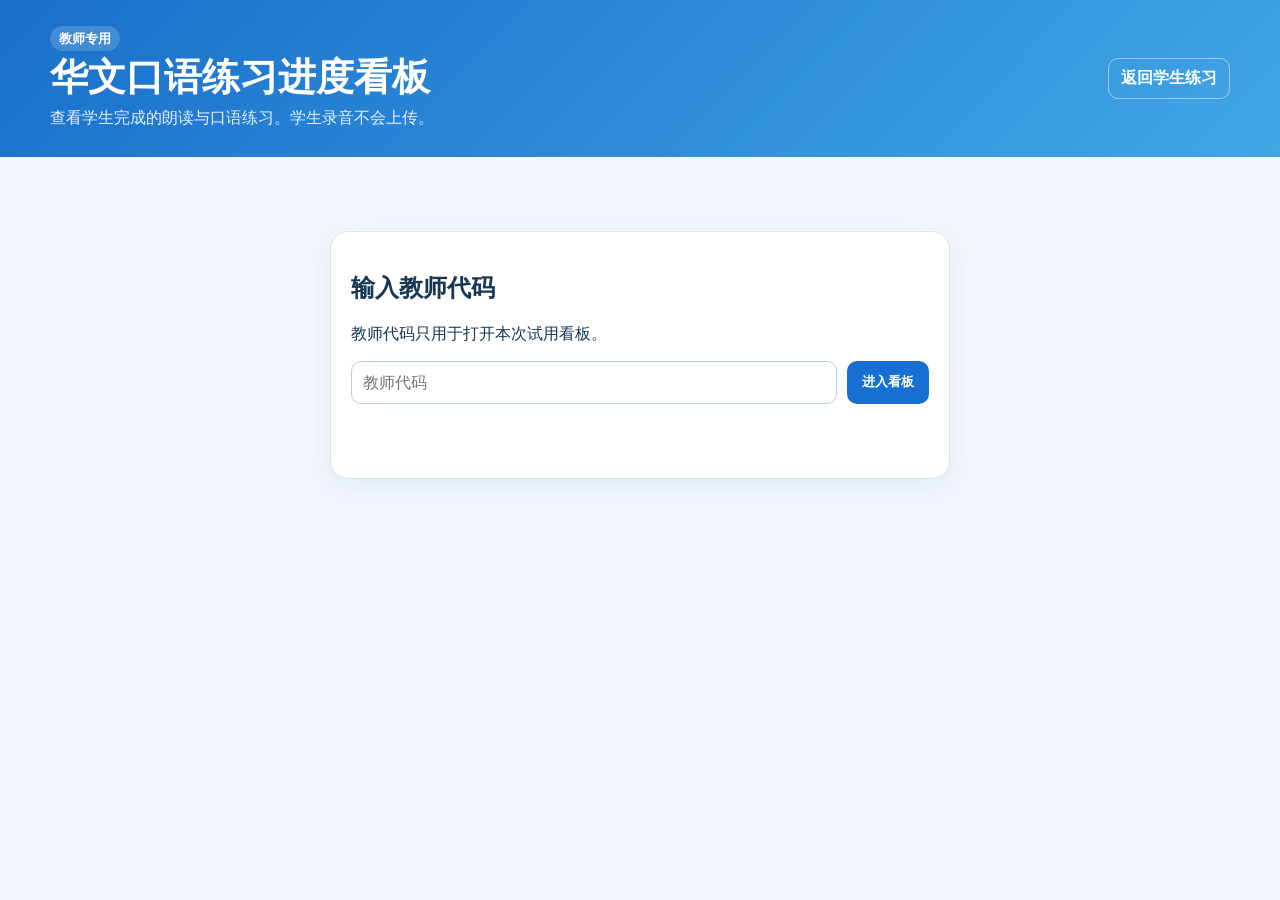
<file: teacher.html>
<!doctype html><html lang="zh-SG"><head><meta charset="utf-8"><meta name="viewport" content="width=device-width,initial-scale=1"><title>华文口语练习｜教师看板</title><link rel="stylesheet" href="teacher.css?v=7"></head><body>
<header><div><span class="eyebrow">教师专用</span><h1>华文口语练习进度看板</h1><p>查看学生完成的朗读与口语练习。学生录音不会上传。</p></div><a href="/">返回学生练习</a></header>
<main>
<section id="loginPanel" class="card login"><h2>输入教师代码</h2><p>教师代码只用于打开本次试用看板。</p><div class="login-row"><input id="teacherCode" type="password" autocomplete="current-password" placeholder="教师代码"><button id="loginBtn">进入看板</button></div><p id="loginMessage" class="message"></p></section>
<section id="dashboard" class="hidden">
<div class="toolbar card"><div><strong>学生进度</strong><span id="updatedAt"></span></div><div class="toolbar-actions"><input id="searchBox" placeholder="搜索姓名或班级"><select id="classFilter"><option value="">所有班级</option></select><button id="refreshBtn">刷新</button><button id="exportBtn">导出 CSV</button></div></div>
<div class="summary"><article><span>👥</span><strong id="studentCount">0</strong><p>学生档案</p></article><article><span>📖</span><strong id="readingCount">0</strong><p>朗读完成数</p></article><article><span>💬</span><strong id="oralCount">0</strong><p>口语完成数</p></article><article><span>⭐</span><strong id="starCount">0</strong><p>累计星星</p></article></div>
<section class="card table-card"><div class="table-wrap"><table><thead><tr><th>学生</th><th>班级</th><th>朗读</th><th>口语</th><th>星星</th><th>最后练习</th><th></th></tr></thead><tbody id="studentRows"></tbody></table></div><div id="emptyState" class="empty hidden">暂时没有学生进度。</div></section>
<section id="detailPanel" class="card detail hidden"><div class="detail-head"><div><span>学生详情</span><h2 id="detailName"></h2></div><button id="closeDetail">关闭</button></div><div id="detailStats" class="detail-stats"></div><h3>最近练习记录</h3><div id="detailHistory" class="history"></div></section>
</section>
</main><div id="toast" class="toast"></div><script src="teacher.js?v=7"></script></body></html>
</file>
<file: styles.css>
:root {
  --blue:#1677e8;
  --blue-dark:#075ab7;
  --blue-soft:#eef7ff;
  --green:#20a653;
  --green-dark:#167c3e;
  --green-soft:#effaf3;
  --gold:#f2b400;
  --red:#df4b4b;
  --red-soft:#fff2f2;
  --ink:#17243a;
  --muted:#657087;
  --line:#dce6f2;
  --surface:#ffffff;
  --bg:#f5f9fd;
  --shadow:0 16px 45px rgba(34,66,110,.10);
  font-family:"Noto Sans SC","Microsoft YaHei","PingFang SC",system-ui,-apple-system,sans-serif;
}
*{box-sizing:border-box}
body{margin:0;background:linear-gradient(135deg,#f7fbff 0%,#f3fbf6 100%);color:var(--ink);min-height:100vh}
button,input{font:inherit}
button{cursor:pointer}
.app-shell{display:grid;grid-template-columns:245px minmax(0,1fr);min-height:100vh;max-width:1500px;margin:0 auto;background:rgba(255,255,255,.66);box-shadow:0 0 80px rgba(26,77,120,.08)}
.sidebar{padding:28px 20px 24px;background:rgba(255,255,255,.94);border-right:1px solid var(--line);display:flex;flex-direction:column;position:sticky;top:0;height:100vh;z-index:20}
.brand{border:0;background:transparent;display:flex;align-items:center;text-align:left;gap:12px;padding:4px 6px 24px;color:var(--ink)}
.brand-mascot{font-size:38px;background:#e9f7ff;border-radius:16px;padding:7px}
.brand strong{display:block;font-size:19px}.brand small{display:block;color:var(--muted);font-size:13px;margin-top:4px}
.side-nav{display:flex;flex-direction:column;gap:7px}.nav-item{border:0;background:transparent;color:#596579;border-radius:13px;padding:13px 15px;text-align:left;font-weight:700;display:flex;align-items:center;gap:12px}.nav-item:hover{background:#f1f6fb}.nav-item.active{color:var(--blue);background:#eaf4ff}.nav-item span{font-size:20px;width:24px;text-align:center}.nav-divider{height:1px;background:var(--line);margin:12px 8px}
.sidebar-note{margin-top:auto;background:#fff8dc;border:1px solid #f4dda0;border-radius:16px;padding:14px}.sidebar-note strong{font-size:14px}.sidebar-note p{font-size:12px;color:#70613a;line-height:1.6;margin:6px 0 0}
.main-content{padding:0 34px 45px;min-width:0}.topbar{height:120px;display:flex;align-items:center;gap:18px}.greeting{font-size:26px;font-weight:900;margin:0}.subtitle{color:var(--muted);margin:7px 0 0}.star-box{margin-left:auto;background:white;border:1px solid #f3cf72;border-radius:14px;padding:11px 18px;box-shadow:0 5px 18px rgba(180,135,20,.08)}.mobile-menu{display:none;border:0;background:#eaf4ff;border-radius:10px;padding:8px 11px;color:var(--blue);font-size:20px}
.view{display:none}.active-view{display:block;animation:fade .25s ease}@keyframes fade{from{opacity:0;transform:translateY(4px)}to{opacity:1;transform:none}}
.hero-strip{background:linear-gradient(120deg,#e9f5ff,#eefcf5);border:1px solid #d5e8f5;border-radius:22px;padding:25px 28px;display:flex;gap:20px;align-items:center;box-shadow:var(--shadow)}.hero-strip h1{margin:0;font-size:28px}.hero-strip p{margin:9px 0 0;color:var(--muted)}.student-fields{margin-left:auto;display:flex;gap:12px}.student-fields label{font-size:12px;font-weight:800;color:var(--muted)}.student-fields input{display:block;margin-top:5px;border:1px solid #c9d9e9;border-radius:10px;padding:9px 11px;width:140px;background:white;color:var(--ink)}
.mode-grid{display:grid;grid-template-columns:1fr 1fr;gap:24px;margin-top:26px}.mode-card{min-height:390px;background:white;border-radius:24px;padding:32px;text-align:center;box-shadow:var(--shadow);display:flex;flex-direction:column;align-items:center}.reading-card{border:2px solid #9fc9fa}.conversation-card{border:2px solid #a8dfba}.mode-icon{width:92px;height:92px;border-radius:50%;display:grid;place-items:center;font-size:46px;margin:6px 0 12px}.reading-card .mode-icon{background:linear-gradient(145deg,#1681f2,#075fbf)}.conversation-card .mode-icon{background:linear-gradient(145deg,#34bc66,#16863f)}.mode-card h2{font-size:29px;margin:8px 0}.reading-card h2{color:var(--blue-dark)}.conversation-card h2{color:var(--green-dark)}.mode-card p{max-width:440px;line-height:1.8;color:#536078;margin:6px auto 18px}.grade-pills{display:flex;gap:12px;margin:auto 0 18px}.grade-pills span{border:1px solid #99c7f8;border-radius:20px;padding:5px 22px;color:var(--blue-dark);background:#f6fbff}.topic-count{margin:auto 0 22px;color:#586477;font-weight:700}.primary-btn,.secondary-btn,.outline-btn{border:0;border-radius:13px;padding:13px 22px;font-weight:800;transition:.18s}.primary-btn{color:white;display:flex;align-items:center;justify-content:center;gap:14px}.primary-btn.blue{background:linear-gradient(135deg,#1982f0,#0965c8)}.primary-btn.green{background:linear-gradient(135deg,#2ab65e,#168b43)}.mode-card .primary-btn{width:100%;font-size:17px}.primary-btn:hover{transform:translateY(-1px);filter:brightness(1.04)}.secondary-btn{background:white;border:1px solid #bdd2e7;color:#39536e}.outline-btn{background:#fff;border:1px solid #9fc5ed;color:var(--blue-dark)}.compatibility-note{margin-top:24px;background:white;border:1px solid var(--line);border-radius:16px;padding:15px 18px;display:flex;gap:12px;align-items:flex-start;color:#5e6a7d}.compatibility-note p{margin:0;line-height:1.55;font-size:14px}
.section-head{height:58px;border-radius:16px 16px 0 0;color:white;display:flex;align-items:center;justify-content:space-between;padding:0 18px;font-weight:900;font-size:19px}.section-head>div{display:flex;align-items:center;gap:10px}.blue-head{background:linear-gradient(90deg,#0c73dd,#2189ed)}.green-head{background:linear-gradient(90deg,#169749,#2bb561)}.gold-head{background:linear-gradient(90deg,#de9f00,#f5bc23)}.back-link{border:0;background:rgba(255,255,255,.16);color:white;width:34px;height:34px;border-radius:10px;font-size:20px}.segmented{display:flex;background:rgba(255,255,255,.18);padding:3px;border-radius:14px}.grade-btn{border:0;background:transparent;color:white;border-radius:11px;padding:7px 17px;font-weight:900}.grade-btn.active{background:white;color:var(--blue-dark)}
.reading-layout{display:grid;grid-template-columns:280px minmax(0,1fr);gap:22px;margin-top:20px}.passage-list-panel{background:white;border:1px solid var(--line);border-radius:18px;padding:15px;box-shadow:var(--shadow);align-self:start;position:sticky;top:18px}.list-heading{display:flex;justify-content:space-between;padding:5px 5px 12px;color:#47566d;font-size:14px}.passage-list{display:flex;flex-direction:column;gap:6px}.passage-list button{border:0;background:#f6f9fc;border-radius:11px;padding:11px 12px;text-align:left;color:#516078;line-height:1.4}.passage-list button.active{background:#e8f3ff;color:var(--blue-dark);font-weight:900;border-left:4px solid var(--blue)}.passage-list button.completed::after{content:"✓";float:right;color:var(--green);font-weight:900}.practice-column{min-width:0}.practice-card{background:white;border:1px solid var(--line);border-radius:18px;padding:22px;box-shadow:var(--shadow);margin-bottom:18px}.passage-card{border-color:#bcd7f4}.card-title-row{display:flex;justify-content:space-between;gap:16px;align-items:flex-start}.small-label{text-transform:none;color:var(--blue-dark);font-size:13px;font-weight:900;letter-spacing:.02em}.card-title-row h2{margin:5px 0 0;font-size:23px}.passage-text{font-size:20px;line-height:2.05;margin-top:22px;white-space:pre-wrap;letter-spacing:.03em}.word-token{border:0;background:#e9f4ff;color:#075fb9;border-radius:6px;padding:1px 4px;margin:0 1px;font-size:inherit;font-weight:800;cursor:pointer}.word-token.correct{background:#dff7e7;color:#126d36}.word-token.wrong{background:#ffe4e3;color:#bd3030;text-decoration:underline;text-decoration-style:dotted}.target-legend{margin-top:18px;border-top:1px solid var(--line);padding-top:12px;color:var(--muted);font-size:13px}.dot{display:inline-block;width:9px;height:9px;border-radius:50%;margin-right:6px}.blue-dot{background:var(--blue)}
.recording-card{display:flex;align-items:center;gap:20px}.recording-card h3{margin:4px 0 4px}.recording-card p{margin:0;color:#8792a4}.mic-btn{width:72px;height:72px;border-radius:50%;border:0;color:white;font-size:30px;margin-left:auto;box-shadow:0 10px 28px rgba(17,112,210,.25);transition:.2s}.blue-mic{background:linear-gradient(145deg,#208df5,#0864c6)}.green-mic{background:linear-gradient(145deg,#35bd69,#188e45)}.mic-btn.recording{animation:pulse 1.1s infinite;background:linear-gradient(145deg,#f65b5b,#ca2f2f)}@keyframes pulse{50%{box-shadow:0 0 0 13px rgba(230,55,55,.12)}}audio{max-width:320px;width:100%}
.hidden{display:none!important}.feedback-title{display:flex;justify-content:space-between;align-items:center}.feedback-title h3{margin:5px 0}.score-ring{width:62px;height:62px;border-radius:50%;border:6px solid #dcecff;display:grid;place-items:center;font-weight:900;color:var(--blue-dark)}.transcript-box{background:#f7f9fc;border:1px solid #e1e8f1;border-radius:12px;padding:13px 15px;color:#34445a;line-height:1.7;margin:14px 0}.transcript-box::before{content:"语音辨识：";font-weight:900}.transcript-box.muted{color:#8a94a4}.word-feedback-list{display:grid;grid-template-columns:repeat(auto-fit,minmax(210px,1fr));gap:9px}.word-feedback{display:grid;grid-template-columns:auto 1fr auto;gap:9px;align-items:center;border-radius:11px;padding:10px 12px}.word-feedback.good{background:#eff9f2;border:1px solid #ccebd6}.word-feedback.needs-work{background:#fff1f1;border:1px solid #f5cccc}.word-feedback strong{font-size:17px}.word-feedback small{color:var(--muted)}.listen-word{border:1px solid currentColor;background:white;color:var(--blue-dark);border-radius:8px;padding:5px 8px}.overall-tip{margin-top:14px;background:#eff9f2;border:1px solid #c8ead4;color:#28613d;border-radius:12px;padding:13px;line-height:1.6}.overall-tip.neutral{background:#fff9e7;border-color:#f1dda2;color:#735d1b}.bottom-actions{display:flex;justify-content:space-between;gap:15px}.bottom-actions button{min-width:140px}
.topic-number-strip{display:flex;gap:7px;overflow-x:auto;padding:17px 2px 14px}.topic-number-strip button{flex:0 0 38px;height:38px;border-radius:50%;border:1px solid #ccd9e6;background:white;color:#526176;font-weight:900}.topic-number-strip button.active{background:var(--green);border-color:var(--green);color:white}.topic-number-strip button.completed{box-shadow:inset 0 -4px 0 #f0b90b}.conversation-layout{display:grid;grid-template-columns:minmax(0,1.25fr) minmax(310px,.75fr);gap:20px}.topic-card{border-color:#b9e2c7}.green-text{color:var(--green-dark)}.topic-card h2{font-size:25px;margin:7px 0 8px}.topic-scenario{color:#536078;line-height:1.65;margin:0 0 17px}.question-list{display:flex;flex-direction:column;gap:9px}.question-item{display:flex;gap:11px;background:#f7faf8;border:1px solid #dfeae3;border-radius:12px;padding:12px 14px;line-height:1.55}.question-number{width:27px;height:27px;border-radius:50%;background:#daf2e2;color:var(--green-dark);display:grid;place-items:center;font-weight:900;flex:0 0 auto}.scaffold-box{margin-top:16px;background:#fff9e9;border:1px solid #f0deae;border-radius:12px;padding:13px 15px;color:#695b2e}.scaffold-box p{margin:7px 0;line-height:1.55}.text-btn{border:0;background:transparent;color:#8b6710;text-decoration:underline;padding:2px 0;font-weight:800}.sample-answer{margin-top:14px;background:#effaf3;border:1px solid #c9ead5;border-radius:13px;padding:12px 15px}.sample-answer summary{cursor:pointer;font-weight:900;color:var(--green-dark)}.sample-answer p{line-height:1.75;color:#2f4d3a}.sample-answer small{color:#64816c}.conversation-recording{border-color:#bfe5cc}.conversation-side{align-self:start;position:sticky;top:18px}.rubric-list{display:flex;flex-direction:column;gap:9px}.rubric-list>div{display:flex;gap:10px;border-bottom:1px solid #edf1f4;padding:8px 2px}.rubric-list span{font-weight:900;color:#8793a4}.rubric-list p{margin:0}.rubric-list small{display:block;color:var(--muted);margin-top:3px;line-height:1.45}.rubric-list .pass span{color:var(--green)}.rubric-list .partial span{color:#e49b0b}.rubric-list .retry span{color:var(--red)}.conversation-actions{margin-top:2px}
.progress-grid{display:grid;grid-template-columns:repeat(3,1fr);gap:18px;margin:23px 0}.progress-card{background:white;border:1px solid var(--line);border-radius:18px;padding:25px;text-align:center;box-shadow:var(--shadow)}.progress-card span{font-size:32px}.progress-card strong{display:block;font-size:34px;margin-top:6px}.progress-card p{color:var(--muted);margin:4px 0}.progress-detail h2{margin-top:0}.history-list{display:flex;flex-direction:column;gap:8px}.history-item{display:flex;justify-content:space-between;gap:12px;background:#f7f9fc;border-radius:11px;padding:11px 13px;color:#526176}.history-empty{color:var(--muted);padding:30px;text-align:center}.danger-link{margin-top:20px;border:0;background:transparent;color:#b44747;text-decoration:underline;padding:0}.toast{position:fixed;right:25px;bottom:25px;background:#1f2c3f;color:white;border-radius:12px;padding:12px 17px;box-shadow:0 12px 30px rgba(0,0,0,.2);opacity:0;transform:translateY(8px);pointer-events:none;transition:.22s;z-index:100}.toast.show{opacity:1;transform:none}
@media(max-width:1050px){.app-shell{grid-template-columns:1fr}.sidebar{position:fixed;left:-270px;width:245px;transition:.25s;box-shadow:20px 0 50px rgba(20,50,80,.2)}.sidebar.open{left:0}.main-content{padding:0 22px 40px}.mobile-menu{display:block}.topbar{height:105px}.reading-layout{grid-template-columns:1fr}.passage-list-panel{position:static}.passage-list{display:grid;grid-template-columns:repeat(2,1fr)}.conversation-layout{grid-template-columns:1fr}.conversation-side{position:static}}
@media(max-width:720px){.main-content{padding:0 14px 30px}.topbar{height:auto;padding:18px 0}.greeting{font-size:20px}.subtitle{font-size:12px}.star-box{padding:8px 11px}.hero-strip{display:block;padding:20px}.hero-strip h1{font-size:23px}.student-fields{margin-top:16px}.student-fields input{width:100%}.student-fields label{flex:1}.mode-grid{grid-template-columns:1fr}.mode-card{min-height:340px;padding:24px}.reading-layout{margin-top:14px}.passage-list{grid-template-columns:1fr}.card-title-row{display:block}.card-title-row .outline-btn{margin-top:12px}.passage-text{font-size:18px;line-height:1.95}.recording-card{flex-wrap:wrap}.recording-card audio{order:3}.practice-card{padding:17px}.word-feedback-list{grid-template-columns:1fr}.progress-grid{grid-template-columns:1fr}.section-head{font-size:16px}.bottom-actions button{min-width:0;flex:1}}

/* Student profile controls */
.student-profile-panel{margin-left:auto;max-width:610px;min-width:430px;background:rgba(255,255,255,.72);border:1px solid rgba(180,207,226,.9);border-radius:16px;padding:14px 15px}
.student-profile-panel .student-fields{margin-left:0;display:grid;grid-template-columns:minmax(120px,1fr) minmax(100px,.75fr) auto;align-items:end;gap:10px}
.student-profile-panel .student-fields input{width:100%}
.profile-btn{border:0;border-radius:11px;padding:10px 14px;background:linear-gradient(135deg,#1677e8,#0b63c6);color:#fff;font-weight:900;white-space:nowrap}
.profile-reminder{font-size:12px!important;line-height:1.55!important;margin:10px 0 8px!important;color:#56667b!important}
.saved-profile-row{display:flex;align-items:end;gap:10px;border-top:1px solid #dbe8f2;padding-top:10px;margin-top:8px}
.saved-profile-row label{font-size:12px;font-weight:800;color:var(--muted);flex:1}
.saved-profile-row select{display:block;width:100%;margin-top:5px;border:1px solid #c9d9e9;border-radius:10px;padding:9px 11px;background:#fff;color:var(--ink)}
.saved-profile-row .outline-btn{padding:9px 13px;white-space:nowrap}
.active-profile-status{margin:9px 0 0!important;font-size:12px!important;color:#7b8798!important;font-weight:700}
.active-profile-status.active{color:#167c3e!important}

@media(max-width:900px){
  .hero-strip{align-items:flex-start;flex-direction:column}
  .student-profile-panel{margin-left:0;max-width:none;min-width:0;width:100%}
}
@media(max-width:720px){
  .student-profile-panel .student-fields{grid-template-columns:1fr 1fr}
  .student-profile-panel .profile-btn{grid-column:1/-1}
  .saved-profile-row{align-items:stretch;flex-direction:column}
  .saved-profile-row .outline-btn{width:100%}
}

/* v3: topic picker, five-step oral guide and clearer microphone states */
.topic-picker-panel{display:grid;grid-template-columns:minmax(230px,1fr) minmax(280px,1.6fr) auto;gap:14px;align-items:center;background:#fff;border:1px solid #cfe5d7;border-radius:16px;padding:14px 16px;margin:18px 0;box-shadow:var(--shadow)}
.topic-picker-panel label{display:flex;flex-direction:column;gap:3px;color:var(--green-dark)}
.topic-picker-panel label span{font-size:12px;color:var(--muted);font-weight:500}
.topic-picker-panel select{width:100%;border:1px solid #b9d7c4;background:#f7fcf8;color:var(--ink);border-radius:11px;padding:11px 38px 11px 13px;font:inherit;font-weight:800;cursor:pointer}
.topic-picker-panel select:focus{outline:3px solid rgba(32,168,85,.16);border-color:var(--green)}
.topic-completion-hint{font-size:13px;color:#547261;font-weight:800;white-space:nowrap}
.trees-guide{margin-top:16px;border:1px solid #c9dced;border-radius:14px;overflow:hidden;background:#f8fbff}
.trees-guide-head{display:flex;align-items:center;justify-content:space-between;gap:12px;background:#4f91ca;color:#fff;padding:11px 14px}
.trees-guide-head strong{font-size:17px}
.trees-guide-head span{font-size:12px;opacity:.95;text-align:right}
.trees-grid{display:grid;grid-template-columns:repeat(5,minmax(0,1fr))}
.trees-grid>div{display:flex;flex-direction:column;gap:5px;padding:12px;border-right:1px solid #cddcec;min-height:116px}
.trees-grid>div:last-child{border-right:0}
.trees-grid b{font-size:17px;color:#174e78}
.trees-grid span{font-size:13px;line-height:1.45;color:#344d64}
.trees-grid em{font-size:12px;line-height:1.45;color:#687f93;font-style:normal;margin-top:auto}
#playModelReading.speaking{background:#fff0f0;border-color:#e7a6a6;color:#a52f2f}
.mic-btn{cursor:pointer;position:relative;z-index:1;touch-action:manipulation}
.mic-btn.requesting{opacity:.72;animation:softPulse 1s infinite}
@keyframes softPulse{50%{transform:scale(.96)}}
.mic-btn:focus-visible{outline:4px solid rgba(22,119,232,.22);outline-offset:4px}
.green-mic:focus-visible{outline-color:rgba(32,168,85,.24)}
.recording-card h3{max-width:680px;line-height:1.45}
@media(max-width:1050px){.topic-picker-panel{grid-template-columns:1fr 1.4fr}.topic-completion-hint{grid-column:1/-1}.trees-grid{grid-template-columns:repeat(2,1fr)}.trees-grid>div{border-bottom:1px solid #cddcec}.trees-grid>div:nth-child(2n){border-right:0}.trees-grid>div:last-child{grid-column:1/-1;border-bottom:0}}
@media(max-width:720px){.topic-picker-panel{grid-template-columns:1fr;padding:13px}.topic-completion-hint{grid-column:auto}.trees-guide-head{align-items:flex-start;flex-direction:column}.trees-guide-head span{text-align:left}.trees-grid{grid-template-columns:1fr}.trees-grid>div,.trees-grid>div:nth-child(2n){border-right:0;border-bottom:1px solid #cddcec;min-height:0}.trees-grid>div:last-child{grid-column:auto}.topic-picker-panel select{font-size:15px}}



/* v4: microphone check, editable transcripts and guided teacher follow-up */
.mic-test-card{display:flex;align-items:center;justify-content:space-between;gap:18px;background:#eef7ff;border:1px solid #bfdbf1;border-radius:16px;padding:15px 17px;margin-top:16px}
.mic-test-card p{margin:4px 0 0;color:#526a7e;line-height:1.5}.mic-test-actions{display:flex;align-items:center;gap:10px;flex-wrap:wrap}.mic-test-actions audio{max-width:250px;height:38px}.mic-test-btn{border:0;border-radius:11px;background:#156fcf;color:#fff;font-weight:900;padding:11px 15px;white-space:nowrap}.mic-test-btn.testing{opacity:.75;animation:softPulse 1s infinite}.support-ok{color:#167b3e!important}.support-warn{color:#9a5b00!important}.support-error{color:#a73535!important}
.topic-focus{margin:0 0 15px;padding:10px 13px;border-left:4px solid var(--green);background:#f0faf4;border-radius:8px;color:#3f5b49;line-height:1.55}.topic-focus strong{color:var(--green-dark)}
.sample-answer p{white-space:pre-line}.sample-answer summary{display:flex;align-items:center;justify-content:space-between}.sample-answer summary::after{content:'较完整的教材参考';font-size:11px;font-weight:700;color:#6e8b75}
.transcript-tools{margin-top:12px;border-top:1px solid #e5ebf0;padding-top:11px}.transcript-tools summary{cursor:pointer;font-weight:800;color:#526176}.transcript-editor{width:100%;min-height:110px;margin-top:9px;border:1px solid #cbd8e5;border-radius:10px;padding:10px 12px;font:inherit;line-height:1.6;resize:vertical}.transcript-action-row{display:flex;gap:9px;margin-top:8px;flex-wrap:wrap}.small-action-btn{border:1px solid #b8cde1;background:#fff;color:#245d91;border-radius:9px;padding:8px 11px;font-weight:800}.small-action-btn.green{border-color:#b6d9c2;color:#1b7440}
.turn-list{display:flex;flex-direction:column;gap:9px;margin-bottom:12px}.turn-card{border:1px solid #dfe8e2;background:#f8fbf9;border-radius:11px;padding:10px 12px}.turn-card strong{display:block;color:#287246;margin-bottom:4px}.turn-card p{margin:0;line-height:1.6;color:#43534a}.turn-card small{display:block;color:#7a887f;margin-bottom:4px}.teacher-coach{margin-top:14px;border:1px solid #f0cf83;background:#fff9e9;border-radius:14px;padding:14px}.teacher-coach-head{display:flex;align-items:center;gap:8px;font-weight:900;color:#7b5809;font-size:17px}.teacher-coach>p{font-size:16px;line-height:1.65;color:#57471e}.coach-starter{background:#fff;border:1px dashed #e1bd62;border-radius:10px;padding:9px 11px;color:#665018;line-height:1.55}.coach-actions{display:flex;gap:8px;flex-wrap:wrap;margin-top:11px}.coach-primary{border:0;background:var(--green);color:white;border-radius:10px;padding:9px 12px;font-weight:900}.coach-secondary{border:1px solid #d9c27e;background:white;color:#765b13;border-radius:10px;padding:9px 12px;font-weight:800}.coach-reset{border:0;background:transparent;color:#876f35;text-decoration:underline;padding:8px;font-weight:700}.round-badge{display:inline-flex;align-items:center;border-radius:999px;background:#e8f6ed;color:#287246;padding:5px 9px;font-size:12px;font-weight:900;margin-top:5px}.rubric-list .optional span{color:#9aa5b3}.rubric-list .optional small{color:#8993a0}.recording-guidance{font-size:12px;color:#68778a;margin-top:5px;line-height:1.45}.mic-btn[disabled]{opacity:.55;cursor:not-allowed}
@media(max-width:720px){.mic-test-card{align-items:flex-start;flex-direction:column}.mic-test-actions{width:100%}.mic-test-btn{width:100%}.mic-test-actions audio{max-width:none;width:100%}.coach-actions button{width:100%}}


/* v5: question-by-question oral simulation and whole-response feedback */
.conversation-instruction{display:flex;flex-direction:column;gap:4px;margin:15px 0;background:#edf9f1;border-left:5px solid var(--green);padding:12px 14px;border-radius:10px;color:#315c40}.conversation-instruction span{font-size:13px;line-height:1.55;color:#597064}
.question-practice-list{gap:14px}.question-practice{border:1px solid #d9e8de;background:#fbfdfb;border-radius:15px;padding:13px;transition:.2s}.question-practice.active{border-color:#52b875;box-shadow:0 0 0 3px rgba(32,166,83,.10)}.question-practice.answered{background:#f4fbf6}
.question-speak-main{width:100%;border:0;background:transparent;display:grid;grid-template-columns:auto 1fr auto;gap:11px;align-items:center;text-align:left;padding:2px;color:var(--ink);border-radius:10px}.question-speak-main:hover,.question-speak-main:focus-visible{background:#eaf7ef;outline:none}.question-speak-main.speaking{background:#dff3e6}.question-copy{font-size:16px;font-weight:850;line-height:1.55}.question-listen{font-size:12px;font-weight:900;color:var(--green-dark);white-space:nowrap}.question-practice-meta{display:flex;justify-content:space-between;gap:10px;margin:8px 3px;color:#678074;font-size:12px;font-weight:800}.question-state{background:#e8f6ed;border-radius:999px;padding:4px 9px}.question-timer{font-variant-numeric:tabular-nums}
.question-record-row{display:flex;align-items:center;gap:12px;flex-wrap:wrap;margin-top:9px}.question-record-btn{border:0;border-radius:11px;background:linear-gradient(145deg,#35bd69,#188e45);color:#fff;padding:10px 15px;font-weight:900;min-width:138px}.question-record-btn.recording{background:linear-gradient(145deg,#f65b5b,#ca2f2f);animation:pulse 1.1s infinite}.question-record-btn[disabled]{opacity:.42;cursor:not-allowed}.question-record-row audio{height:38px;max-width:330px}
.question-transcript{margin-top:11px;border-top:1px dashed #cfe0d4;padding-top:11px}.question-transcript label{display:block;font-size:12px;color:#5f7366;font-weight:800}.question-transcript textarea{display:block;width:100%;min-height:76px;margin-top:6px;border:1px solid #cbded1;border-radius:10px;padding:9px 11px;resize:vertical;font:inherit;line-height:1.55;background:#fff}.save-answer-btn{margin-top:7px;border:1px solid #8dc7a1;background:white;color:#1b7942;border-radius:9px;padding:7px 10px;font-size:12px;font-weight:900}.question-mini-tip{margin-top:10px;font-size:12px;color:#6a786f;line-height:1.55;background:#fff9e9;border-radius:9px;padding:8px 10px}
.sample-audio-row{display:flex;align-items:center;gap:10px;flex-wrap:wrap;margin:12px 0 5px}.sample-audio-row span{font-size:12px;color:#64816c}.sample-audio-btn{border:1px solid #77b98d;background:#fff;color:var(--green-dark);border-radius:10px;padding:8px 11px;font-weight:900}.sample-audio-btn.speaking{background:#287b47;color:#fff}
.conversation-progress-summary{background:#f7faf8;border:1px solid #dfeae3;border-radius:11px;padding:11px 12px;color:#496253;font-weight:800;line-height:1.5;margin:12px 0}.question-feedback-list{display:flex;flex-direction:column;gap:9px;margin-bottom:13px}.question-feedback{border-radius:11px;padding:10px 12px;border:1px solid #e0e7e2;background:#fafcfa}.question-feedback>div{display:flex;align-items:center;gap:7px}.question-feedback>div span{font-weight:900}.question-feedback p{margin:6px 0;line-height:1.5;color:#46564c}.question-feedback small{color:#718077}.question-feedback.pass{border-color:#bfe4cc;background:#f0faf3}.question-feedback.pass>div span{color:var(--green)}.question-feedback.partial{border-color:#ecd79a;background:#fffaf0}.question-feedback.partial>div span{color:#d99510}.question-feedback.retry{border-color:#efc7c7;background:#fff5f5}.question-feedback.retry>div span{color:var(--red)}
.sample-insight-box{margin:14px 0;background:#eef7ff;border:1px solid #c9dff2;border-radius:12px;padding:12px 14px;color:#35516b}.sample-insight-box p{margin:6px 0;line-height:1.5}.sample-insight-box ul{margin:8px 0 0;padding-left:20px}.sample-insight-box li{margin:6px 0;line-height:1.5}
@media(max-width:720px){.question-speak-main{grid-template-columns:auto 1fr}.question-listen{grid-column:2}.question-record-row{align-items:stretch;flex-direction:column}.question-record-btn{width:100%}.question-record-row audio{max-width:none}.sample-audio-btn{width:100%}}


/* v6: clearer reading playback, recording, transcript purpose and five-step feedback */
.model-reading-btn.speaking{background:#e14b4b!important;color:#fff!important;border-color:#e14b4b!important;box-shadow:0 8px 20px rgba(204,52,52,.18)}
.playback-status{display:flex;align-items:center;gap:10px;margin-top:15px;padding:9px 12px;border-radius:10px;background:#f3f8fe;color:#5f7186;font-size:13px;border:1px solid #dceaf7}.playback-status.active{background:#e7f3ff;color:#075fb9;border-color:#99c9f5;font-weight:800}.status-bars{display:inline-flex;height:18px;align-items:flex-end;gap:2px}.status-bars i{display:block;width:3px;height:5px;border-radius:3px;background:#6fa9d8}.playback-status.active .status-bars i{animation:soundBar .75s ease-in-out infinite}.playback-status.active .status-bars i:nth-child(2){animation-delay:.15s}.playback-status.active .status-bars i:nth-child(3){animation-delay:.3s}@keyframes soundBar{50%{height:17px}}
.word-token{background:#dff0ff!important;color:#005fbd!important;box-shadow:inset 0 -2px 0 rgba(0,95,189,.14)}.word-token:hover,.word-token:focus-visible{background:#c7e6ff!important;outline:3px solid rgba(0,112,220,.15)}.word-token.correct{background:#dff7e7!important;color:#126d36!important}.word-token.wrong{background:#ffe4e3!important;color:#bd3030!important}
.target-word-chips{display:flex;gap:7px;flex-wrap:wrap;margin-top:12px}.target-word-chip{border:1px solid #a9d1f5;background:#f2f8ff;color:#075fb9;border-radius:999px;padding:6px 10px;font-weight:800}.target-word-chip.correct{background:#e6f8eb;color:#126d36;border-color:#acdcbc}.target-word-chip.wrong{background:#fff0ef;color:#b53333;border-color:#efb5b5}.target-legend strong{color:#075fb9}
.reading-recording-card{display:grid;grid-template-columns:minmax(0,1fr) auto;align-items:center}.recording-main-copy{min-width:0}.recording-time-row{display:flex;align-items:center;gap:9px;margin:6px 0}.recording-time-row strong{font-variant-numeric:tabular-nums;font-size:19px;color:#476078}.recording-time-row span:last-child{font-size:13px;color:#7f8da0}.live-dot{width:11px;height:11px;border-radius:50%;background:#c8d2dc;box-shadow:0 0 0 0 rgba(222,49,49,0)}.live-dot.active{background:#e03737;animation:recordDot 1.1s infinite}@keyframes recordDot{50%{box-shadow:0 0 0 8px rgba(222,49,49,.13)}}.reading-recording-card.is-recording{border-color:#efb2b2;background:#fffafa}.reading-recording-card.is-recording #readingRecordStatus{color:#b92d2d}.labelled-mic{width:112px;height:82px;border-radius:22px;display:flex;flex-direction:column;align-items:center;justify-content:center;gap:4px;font-size:12px;font-weight:900}.labelled-mic .mic-symbol{font-size:27px}.labelled-mic.recording{width:126px}.reading-recording-card>audio{grid-column:1/-1;max-width:none;margin-top:10px}
.reading-transcript-panel{grid-column:1/-1;margin-top:15px;padding-top:15px;border-top:1px solid #e2eaf2}.transcript-heading{display:flex;justify-content:space-between;gap:15px;align-items:flex-start}.transcript-heading strong{display:block;color:#223c59}.transcript-heading p{margin:3px 0 0!important;font-size:13px;color:#6e7e91!important;line-height:1.45}.recognition-state{white-space:nowrap;border-radius:999px;background:#edf2f7;color:#65758a;padding:5px 9px;font-size:12px;font-weight:900}.recognition-state.active{background:#fff0f0;color:#bd3434}.recognition-state.done{background:#e8f7ed;color:#17733c}.recognition-state.warning{background:#fff6df;color:#8a630d}.reading-transcript-panel .transcript-editor{min-height:92px;background:#fbfdff}.transcript-help{font-size:12px;color:#687a8e;align-self:center}.primary-analysis{background:#146fce!important;color:#fff!important;border-color:#146fce!important}.word-feedback.neutral{background:#f4f7fa;border:1px solid #dce4ec}.word-feedback.neutral>span{color:#6d7d8e}
.question-practice.is-recording{border-color:#ef9d9d!important;background:#fff8f8!important}.question-transcript{background:#f7fbf8;border:1px solid #dbe9df!important;border-radius:11px;padding:11px!important;margin-top:11px!important}.question-transcript-heading{display:flex;justify-content:space-between;align-items:center;gap:10px}.question-transcript-heading label{font-size:13px!important;color:#315e40!important}.question-transcript-heading span{font-size:11px;background:#e7f4eb;color:#35704a;border-radius:999px;padding:4px 8px;font-weight:800}.question-transcript>p{font-size:12px;color:#6b7b70;line-height:1.5;margin:5px 0}.question-transcript textarea{min-height:88px!important}.save-answer-btn{font-size:13px!important;padding:8px 12px!important}.sample-locked-message{margin-top:14px;background:#f4f6f8;border:1px dashed #c9d1da;color:#667587;border-radius:12px;padding:12px 14px;font-weight:800}.sample-answer:not(.hidden){animation:revealSample .35s ease-out}@keyframes revealSample{from{opacity:0;transform:translateY(5px)}}
.feedback-step-row{display:flex;gap:6px;flex-wrap:wrap;margin:8px 0}.feedback-step-chip{border-radius:999px;padding:4px 8px;font-size:11px;font-weight:900}.feedback-step-chip.done{background:#e3f6e9;color:#1c7741}.feedback-step-chip.try{background:#fff0cf;color:#8b650e}.feedback-step-chip.optional{background:#edf1f4;color:#7a8793}.question-feedback blockquote{margin:9px 0 0;padding:9px 11px;border-left:4px solid #6faad9;background:#f3f8fd;color:#47647c;font-size:12px;line-height:1.55;border-radius:0 8px 8px 0}.question-feedback small b{color:#415f4b}
@media(max-width:720px){.reading-recording-card{grid-template-columns:1fr}.labelled-mic{width:100%;height:auto;border-radius:12px;flex-direction:row;padding:12px;margin-top:10px}.reading-recording-card>audio,.reading-transcript-panel{grid-column:1}.transcript-heading{flex-direction:column}.recognition-state{align-self:flex-start}.target-word-chips{gap:5px}.target-word-chip{font-size:12px}.question-transcript-heading{align-items:flex-start;flex-direction:column}}

/* v7: focused feedback, full sample answer and teacher dashboard sync */
.feedback-audio-btn,.feedback-speak-one{border:1px solid #8fc5a3;background:#fff;color:#176b3d;border-radius:10px;padding:8px 11px;font-weight:900;cursor:pointer}.feedback-audio-btn{width:100%;margin:0 0 12px}.feedback-audio-btn.speaking,.feedback-speak-one.speaking{background:#237748;color:#fff}.question-feedback-head{display:flex!important;justify-content:space-between;align-items:center;gap:12px}.question-feedback-head>div{display:flex;align-items:center;gap:7px}.feedback-speak-one{padding:6px 9px;font-size:12px;white-space:nowrap}.teacher-followup{display:block!important;margin-top:9px;background:#fff8e8;border:1px solid #efd18c;border-radius:10px;padding:10px;color:#714c08;line-height:1.5}.sample-direction{display:block!important;margin-top:9px;background:#eef7ff;border-radius:10px;padding:10px;color:#285978;line-height:1.55}.sample-direction small{display:block;margin-top:4px;color:#60758a}.sample-answer-text{white-space:normal;line-height:1.8;color:#29473a}.sample-answer-text p{margin:0 0 12px}.sample-answer-text p:last-child{margin-bottom:0}.sample-answer{max-height:none}.sample-answer[open]{overflow:visible}.profile-reminder{line-height:1.55}.cloud-sync-note{font-size:12px;color:#64788c}.transcript-action-row{display:flex;align-items:center;justify-content:space-between;gap:12px;flex-wrap:wrap;margin-top:9px}.reading-transcript-panel textarea{width:100%;border:1px solid #bdd1e5;border-radius:11px;padding:11px;font:inherit;line-height:1.55;resize:vertical}.question-feedback.retry .feedback-step-chip.try{background:#fff0cf;color:#8b650e;border:0}.question-feedback.retry{background:#fffaf3;border-color:#efdca8}.question-feedback.retry>div span{color:#ad7213}.conversation-side{min-width:0}
@media(max-width:720px){.question-feedback-head{align-items:flex-start}.feedback-speak-one{flex:0 0 auto}.transcript-action-row{align-items:stretch}.primary-analysis{width:100%}}


/* v8: teacher progress drawer inside the student app */
.topbar-actions{margin-left:auto;display:flex;align-items:center;gap:10px}.topbar-actions .star-box{margin-left:0}.teacher-dashboard-trigger{border:1px solid #b9d7cd;background:#fff;color:#17684d;border-radius:14px;padding:11px 15px;font-weight:900;box-shadow:0 5px 18px rgba(32,112,83,.08);white-space:nowrap}.teacher-dashboard-trigger:hover{background:#f0faf6}.teacher-dashboard-modal{position:fixed;inset:0;z-index:200;display:flex;justify-content:flex-end}.teacher-dashboard-backdrop{position:absolute;inset:0;border:0;background:rgba(20,43,55,.38);backdrop-filter:blur(1px)}.teacher-dashboard-panel{position:relative;width:min(1040px,calc(100vw - 36px));height:100%;background:#fff;box-shadow:-18px 0 50px rgba(20,50,70,.18);padding:28px 30px 36px;overflow:auto;animation:teacherSlideIn .22s ease}.teacher-dashboard-modal.hidden{display:none!important}@keyframes teacherSlideIn{from{transform:translateX(28px);opacity:.7}to{transform:none;opacity:1}}.teacher-dashboard-header{display:flex;justify-content:space-between;align-items:flex-start;gap:20px;padding-bottom:20px;border-bottom:1px solid #dbe9e3}.teacher-dashboard-header h2{font-size:27px;margin:0;color:#18384b}.teacher-dashboard-header p{margin:7px 0 0;color:#6b7c82;line-height:1.55}.teacher-dashboard-close{border:0;background:transparent;color:#405d5c;font-size:38px;line-height:1;padding:0 4px}.teacher-dashboard-login{max-width:580px;margin:28px auto;background:#f7fbf9;border:1px solid #d4e9df;border-radius:16px;padding:20px}.teacher-dashboard-login label{display:block;font-weight:900;margin-bottom:8px}.teacher-code-row{display:flex;gap:10px}.teacher-code-row input{flex:1;border:1px solid #b8d4ca;border-radius:11px;padding:11px 13px;min-width:0}.teacher-code-row button,.teacher-dashboard-actions button{border:1px solid #7bb89f;background:#fff;color:#17684d;border-radius:11px;padding:10px 13px;font-weight:900}.teacher-code-row button{background:#17835e;color:#fff;border-color:#17835e}.teacher-dashboard-login p{color:#72847f;font-size:13px;margin:9px 0 0}.teacher-dashboard-toolbar{display:flex;justify-content:space-between;align-items:center;gap:15px;margin-top:20px}.teacher-dashboard-search,.teacher-dashboard-actions{display:flex;gap:10px;align-items:center}.teacher-dashboard-search{flex:1}.teacher-dashboard-search input{width:min(360px,100%);border:1px solid #b9d4ca;border-radius:12px;padding:11px 13px}.teacher-dashboard-search select{border:1px solid #b9d4ca;border-radius:12px;padding:11px 13px;background:#fff}.teacher-dashboard-meta{display:flex;justify-content:space-between;gap:12px;margin:16px 0 10px;color:#6a7d7a;font-size:13px}.teacher-dashboard-notice{background:#fff7df;border:1px solid #ecd58e;color:#715b18;border-radius:11px;padding:10px 12px;margin-bottom:10px}.teacher-dashboard-table-wrap{border:1px solid #d8e8e1;border-radius:15px;overflow:auto}.teacher-dashboard-table{width:100%;border-collapse:collapse;min-width:850px}.teacher-dashboard-table th{background:#f2f8f5;color:#3d5e55;font-size:13px;text-align:left;padding:14px 13px;border-bottom:1px solid #d8e8e1}.teacher-dashboard-table td{padding:14px 13px;border-bottom:1px solid #e2ece8;color:#455d59;vertical-align:middle}.teacher-dashboard-table tbody tr:hover{background:#fbfdfc}.teacher-dashboard-table tbody tr:last-child td{border-bottom:0}.teacher-dashboard-table strong{color:#274e43}.teacher-progress-cell{display:grid;grid-template-columns:110px auto;align-items:center;gap:8px}.teacher-progress-track{height:8px;background:#e2ede8;border-radius:999px;overflow:hidden}.teacher-progress-fill{height:100%;background:#23946c;border-radius:inherit}.teacher-progress-count{font-size:12px;white-space:nowrap;color:#607771}.teacher-view-student{border:0;background:#eaf6f1;color:#17684d;border-radius:9px;padding:7px 10px;font-weight:900}.teacher-dashboard-empty{text-align:center;color:#788985;padding:42px}.teacher-student-detail{margin-top:18px;border:1px solid #d8e8e1;border-radius:15px;padding:17px;background:#fbfdfc}.teacher-detail-head{display:flex;justify-content:space-between;align-items:center}.teacher-detail-head span{font-size:12px;color:#71847f}.teacher-detail-head h3{margin:3px 0 0;font-size:21px}.teacher-detail-head button{border:0;background:transparent;color:#2e745e;text-decoration:underline}.teacher-student-stats{display:flex;gap:9px;flex-wrap:wrap;margin:14px 0}.teacher-student-stats span{background:#edf7f3;border-radius:999px;padding:7px 11px;font-weight:800;color:#346354}.teacher-student-history{display:flex;flex-direction:column;gap:7px}.teacher-student-history .history-item{background:#fff;border:1px solid #e2ece8}.teacher-dashboard-body-lock{overflow:hidden}
@media(max-width:900px){.teacher-dashboard-panel{width:100%;padding:20px 16px}.teacher-dashboard-toolbar{align-items:stretch;flex-direction:column}.teacher-dashboard-search,.teacher-dashboard-actions{width:100%;flex-wrap:wrap}.teacher-dashboard-search input{flex:1}.teacher-dashboard-actions button{flex:1}.teacher-dashboard-header h2{font-size:23px}}
@media(max-width:720px){.topbar-actions{gap:6px}.teacher-dashboard-trigger{padding:9px 10px;font-size:13px}.teacher-code-row{flex-direction:column}.teacher-dashboard-meta{flex-direction:column}.teacher-progress-cell{grid-template-columns:80px auto}}
</file>
<file: teacher.css>
:root{--blue:#176fd1;--ink:#173752;--muted:#667b8e;--bg:#f3f8fe;--line:#d5e3ef;--green:#168957}*{box-sizing:border-box}body{margin:0;background:var(--bg);color:var(--ink);font-family:system-ui,-apple-system,"Microsoft YaHei","PingFang SC",sans-serif}header{background:linear-gradient(135deg,#196fca,#42a6e5);color:white;padding:28px max(24px,calc((100vw - 1180px)/2));display:flex;align-items:center;justify-content:space-between;gap:20px}header h1{margin:4px 0 5px;font-size:clamp(25px,4vw,38px)}header p{margin:0;opacity:.9}.eyebrow{font-weight:800;font-size:13px;background:#ffffff2b;padding:5px 9px;border-radius:999px}header a{color:white;text-decoration:none;border:1px solid #ffffff80;padding:9px 12px;border-radius:10px;font-weight:800}main{max-width:1180px;margin:auto;padding:24px}.card{background:white;border:1px solid var(--line);border-radius:18px;padding:20px;box-shadow:0 8px 28px #17375212}.hidden{display:none!important}.login{max-width:620px;margin:50px auto}.login-row{display:flex;gap:10px}.login input,.toolbar input,.toolbar select{border:1px solid #b9cde0;border-radius:10px;padding:11px;font:inherit}.login input{flex:1}.login button,.toolbar button,.detail button{border:0;border-radius:10px;background:var(--blue);color:white;font-weight:800;padding:11px 15px;cursor:pointer}.message{color:#b33242;min-height:22px}.toolbar{display:flex;justify-content:space-between;align-items:center;gap:15px}.toolbar strong{display:block;font-size:20px}.toolbar span{font-size:12px;color:var(--muted)}.toolbar-actions{display:flex;gap:8px;flex-wrap:wrap}.summary{display:grid;grid-template-columns:repeat(4,1fr);gap:14px;margin:16px 0}.summary article{background:white;border:1px solid var(--line);border-radius:16px;padding:17px;text-align:center}.summary span{font-size:25px}.summary strong{display:block;font-size:27px;margin-top:4px}.summary p{margin:3px 0;color:var(--muted)}.table-card{padding:0;overflow:hidden}.table-wrap{overflow:auto}table{width:100%;border-collapse:collapse}th,td{text-align:left;padding:14px 16px;border-bottom:1px solid #e5edf4;white-space:nowrap}th{background:#eef6fd;font-size:13px}tbody tr:hover{background:#f7fbff}.view-btn{border:1px solid #8fb7dc;background:white;color:#17609e;border-radius:9px;padding:6px 9px;font-weight:800;cursor:pointer}.empty{padding:30px;text-align:center;color:var(--muted)}.detail{margin-top:16px}.detail-head{display:flex;justify-content:space-between;align-items:center}.detail-head span{font-size:12px;color:var(--muted)}.detail-head h2{margin:3px 0}.detail-stats{display:flex;gap:9px;flex-wrap:wrap}.detail-stats span{background:#edf6ff;border-radius:999px;padding:7px 10px;font-weight:800}.history{display:grid;gap:8px}.history-item{display:flex;justify-content:space-between;gap:15px;padding:11px 12px;background:#f7fafc;border-radius:10px}.toast{position:fixed;right:18px;bottom:18px;background:#173752;color:white;padding:12px 15px;border-radius:10px;display:none}.toast.show{display:block}@media(max-width:800px){header{align-items:flex-start;flex-direction:column}.toolbar{align-items:stretch;flex-direction:column}.toolbar-actions>*{flex:1}.summary{grid-template-columns:1fr 1fr}.login-row{flex-direction:column}}@media(max-width:480px){main{padding:14px}.summary{grid-template-columns:1fr}.history-item{flex-direction:column;gap:4px}}
</file>
